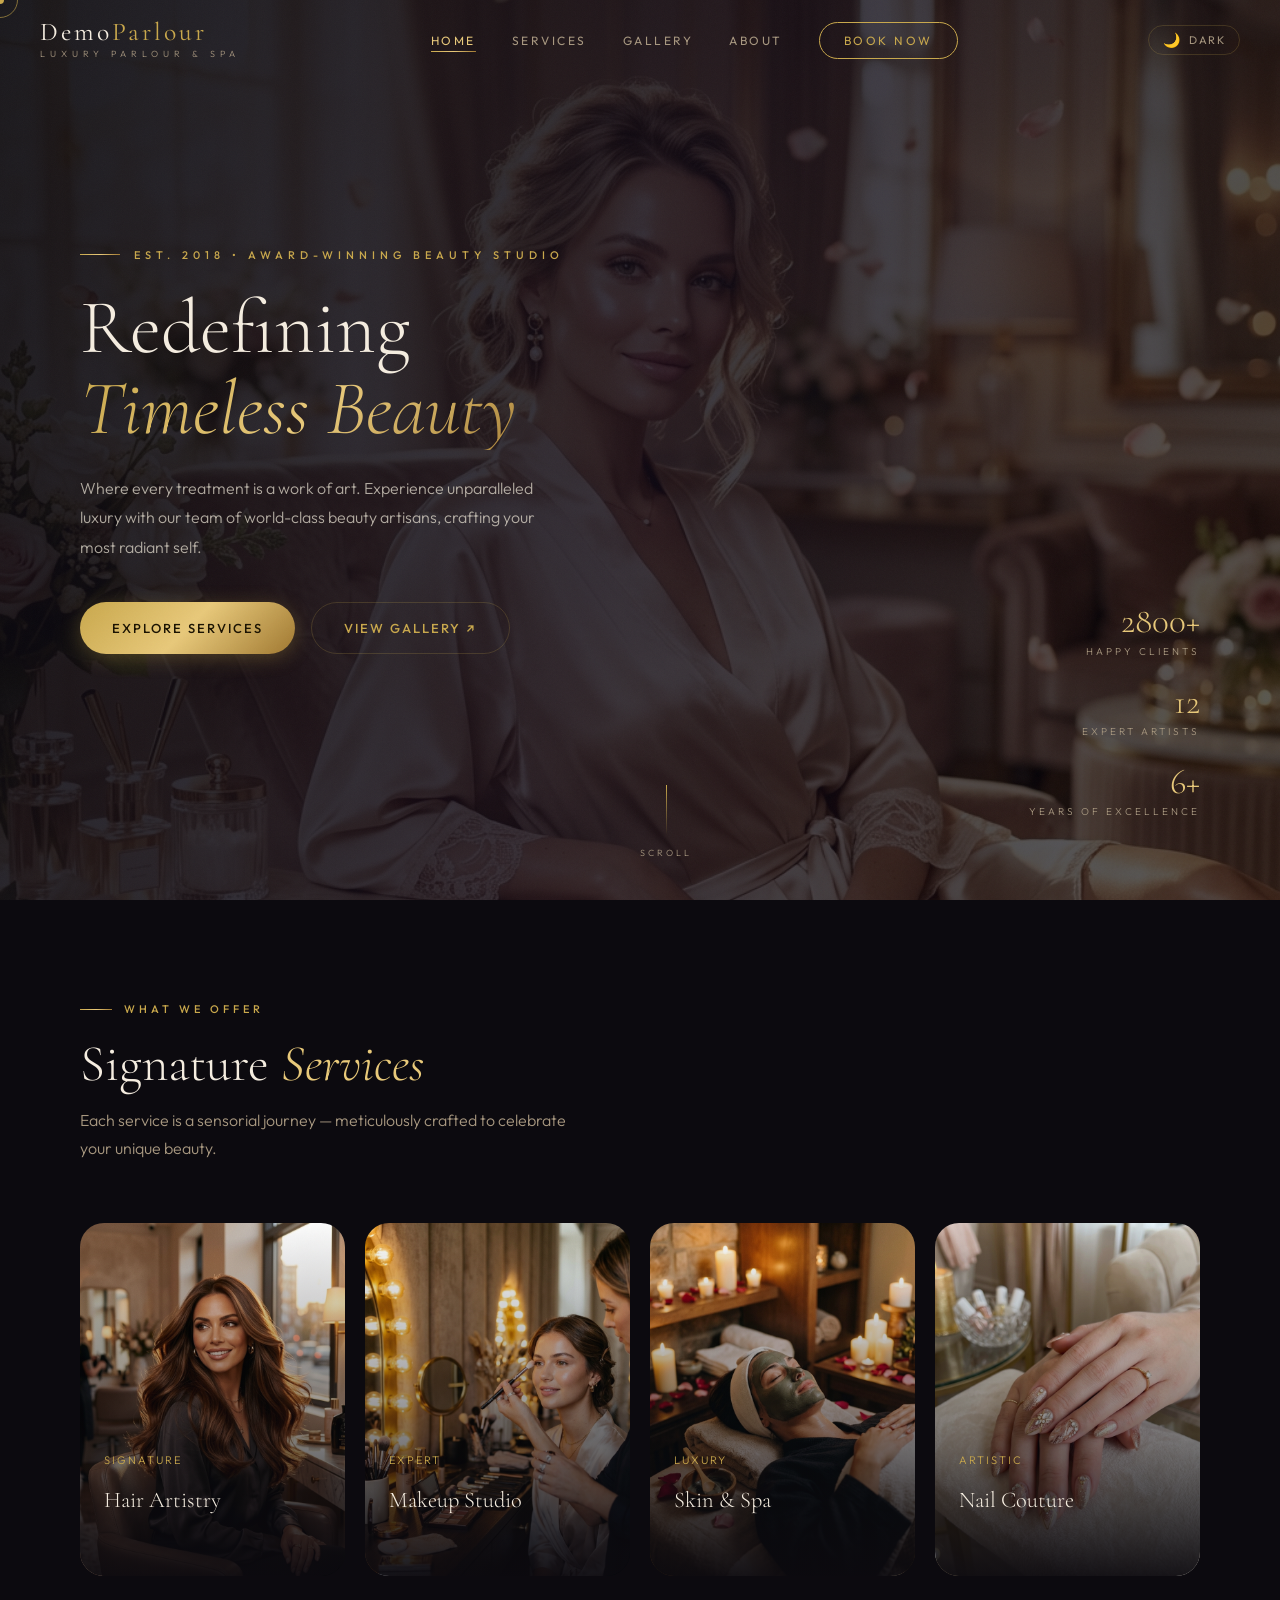
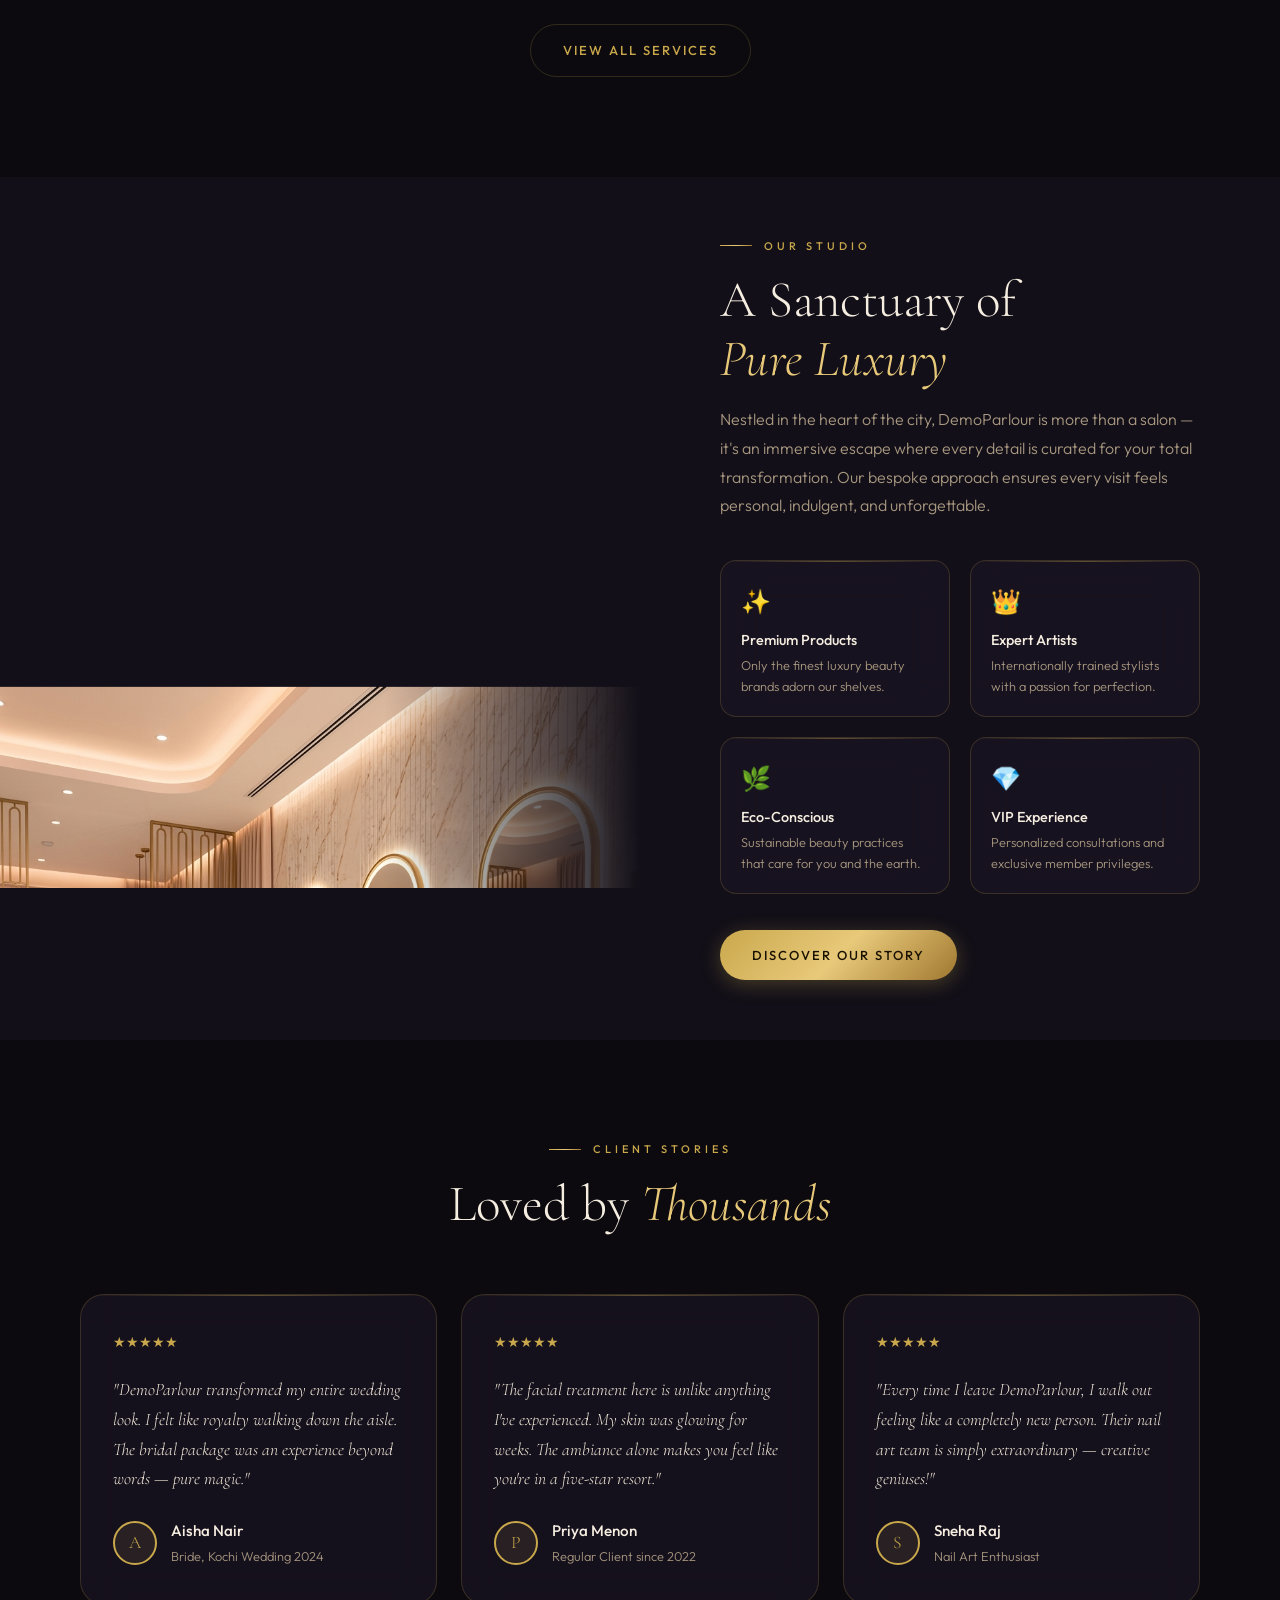
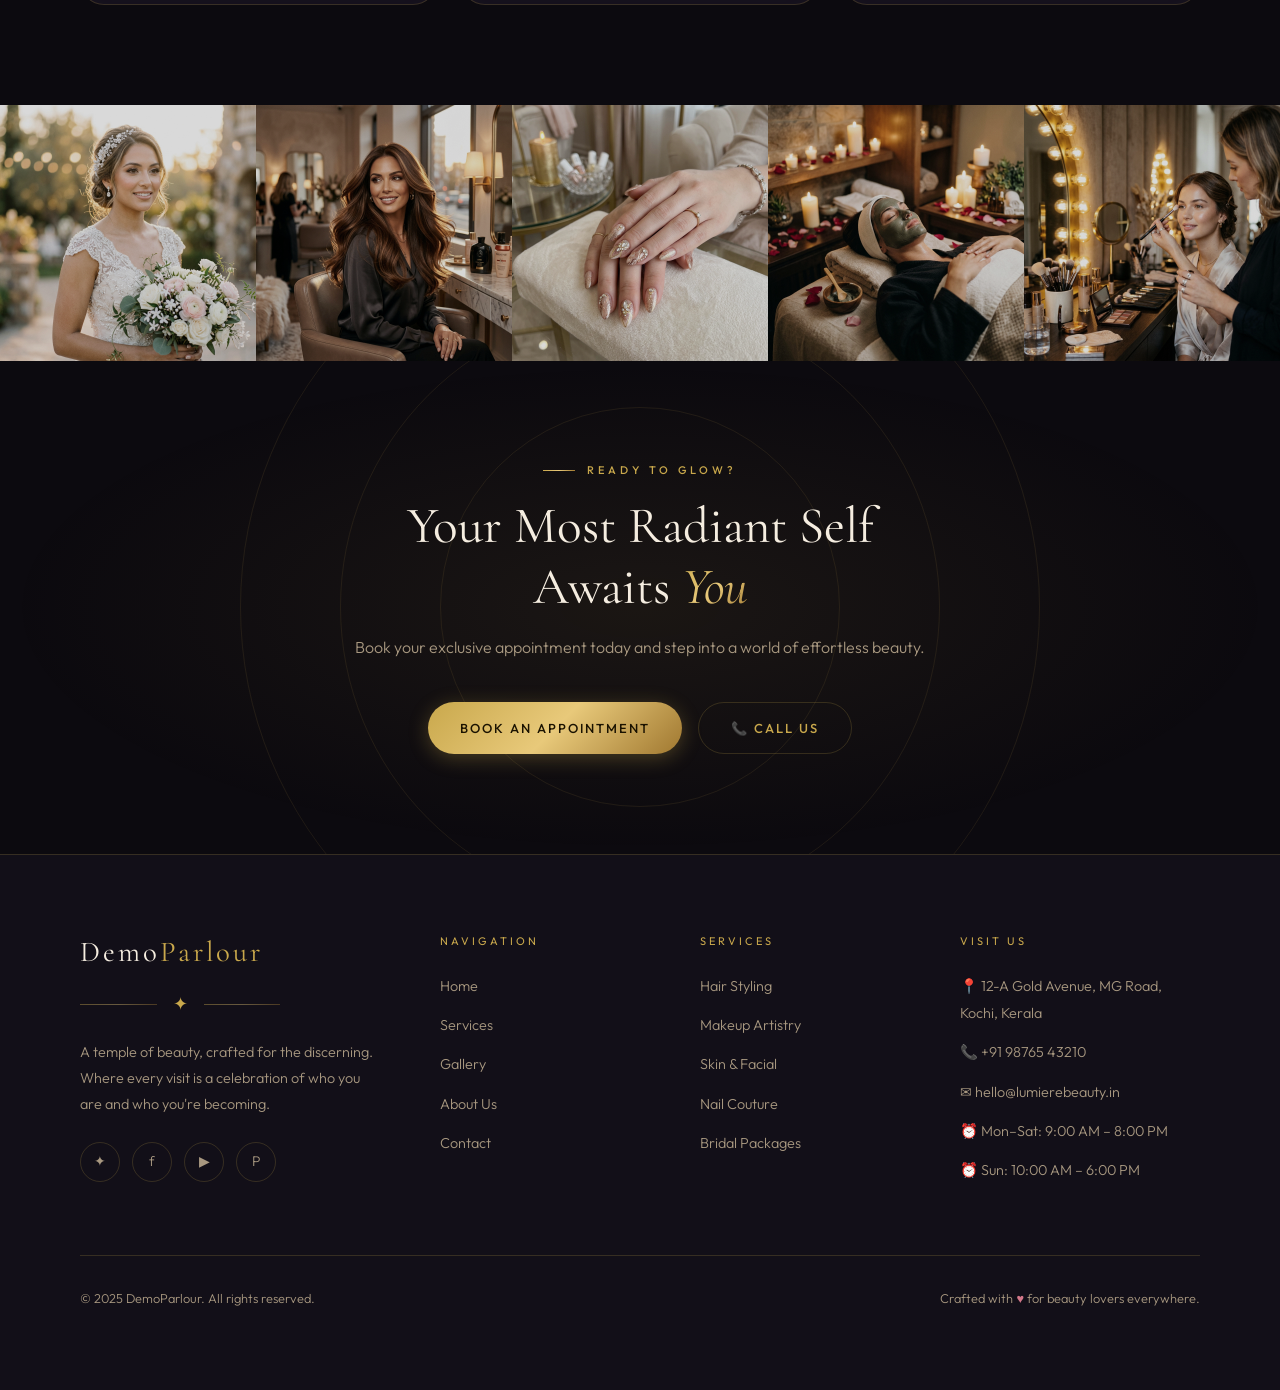
<file: index.html>
<!DOCTYPE html>
<html lang="en" data-theme="dark">
<head>
  <!-- Theme init: runs before CSS renders to prevent flash of wrong theme -->
  <script>
    (function() {
      var t = localStorage.getItem('dp-theme') || 'dark';
      document.documentElement.setAttribute('data-theme', t);
    })();
  </script>
  <meta charset="UTF-8" />
  <meta name="viewport" content="width=device-width, initial-scale=1.0" />
  <meta name="description" content="DemoParlour — A luxury beauty parlor offering bespoke hair, makeup, skincare, and nail artistry. Discover beauty reimagined." />
  <meta name="keywords" content="luxury beauty parlor, premium salon, makeup artistry, hair styling, spa treatments, bridal beauty" />
  <title>DemoParlour — Where Beauty is an Art</title>
  <link rel="stylesheet" href="assets/css/styles.css" />
  <link rel="stylesheet" href="assets/css/index.css" />
</head>
<body>

  <!-- Loading Screen -->
  <div id="loading-screen">
    <div class="loading-logo">Demo<span>Parlour</span></div>
    <div class="loading-bar-wrap"><div class="loading-bar"></div></div>
  </div>

  <!-- Particle Canvas -->
  <canvas id="particle-canvas"></canvas>

  <!-- Page Transition -->
  <div class="page-transition"></div>

  <!-- Custom Cursor -->
  <div class="cursor-dot"></div>
  <div class="cursor-ring"></div>

  <!-- Navigation -->
  <nav class="navbar" id="navbar">
    <a href="index.html" class="nav-logo">
      <span class="nav-logo-main">Demo<span>Parlour</span></span>
      <span class="nav-logo-sub">Luxury Parlour &amp; Spa</span>
    </a>
    <ul class="nav-links">
      <li><a href="index.html" class="active">Home</a></li>
      <li><a href="services.html">Services</a></li>
      <li><a href="gallery.html">Gallery</a></li>
      <li><a href="about.html">About</a></li>
      <li><a href="contact.html" class="nav-cta">Book Now</a></li>
    </ul>
    <button class="theme-toggle" id="theme-toggle-btn" aria-label="Toggle theme">
      <span class="toggle-icon">🌙</span>
      <span class="toggle-label">Dark</span>
    </button>
    <div class="nav-hamburger" id="hamburger">
      <span></span><span></span><span></span>
    </div>
  </nav>

  <!-- Mobile Menu -->
  <div class="mobile-menu">
    <a href="index.html">Home</a>
    <a href="services.html">Services</a>
    <a href="gallery.html">Gallery</a>
    <a href="about.html">About</a>
    <a href="contact.html">Book Now</a>
    <button class="theme-toggle mobile-theme-toggle" aria-label="Toggle theme">
      <span class="toggle-icon">🌙</span>
      <span class="toggle-label">Dark</span>
    </button>
  </div>

  <!-- ===== HERO ===== -->
  <section class="hero">
    <div class="hero-bg" id="hero-bg"></div>
    <div class="hero-overlay"></div>
    <div class="hero-content">
      <div class="hero-eyebrow">Est. 2018 &bull; Award-Winning Beauty Studio</div>
      <h1 class="hero-title">
        Redefining<br>
        <em>Timeless Beauty</em>
      </h1>
      <p class="hero-description">
        Where every treatment is a work of art. Experience unparalleled luxury with our team of world-class beauty artisans, crafting your most radiant self.
      </p>
      <div class="hero-actions">
        <a href="services.html" class="btn btn-gold">Explore Services</a>
        <a href="gallery.html" class="btn btn-outline">View Gallery ↗</a>
      </div>
    </div>

    <div class="hero-stats">
      <div class="stat-item">
        <div class="stat-number"><span data-count="2800" data-suffix="+">0</span></div>
        <div class="stat-label">Happy Clients</div>
      </div>
      <div class="stat-item">
        <div class="stat-number"><span data-count="12">0</span></div>
        <div class="stat-label">Expert Artists</div>
      </div>
      <div class="stat-item">
        <div class="stat-number"><span data-count="6">0</span>+</div>
        <div class="stat-label">Years of Excellence</div>
      </div>
    </div>

    <div class="hero-scroll">
      <div class="scroll-line"></div>
      <span>Scroll</span>
    </div>
  </section>

  <!-- ===== SERVICES PREVIEW ===== -->
  <section class="section services-preview">
    <div class="section-header reveal">
      <div class="section-label">What We Offer</div>
      <h2 class="section-title">Signature <em>Services</em></h2>
      <p class="section-subtitle">Each service is a sensorial journey — meticulously crafted to celebrate your unique beauty.</p>
    </div>
    <div class="services-grid">
      <div class="service-card tilt-card reveal reveal-delay-1">
        <img src="assets/images/hair_styling.png" alt="Hair Styling" class="service-card-img" />
        <div class="service-card-overlay">
          <div class="service-card-icon">✂️</div>
          <div class="service-card-subtitle">Signature</div>
          <div class="service-card-title">Hair Artistry</div>
          <div class="service-card-price">From ₹800 &bull; 60–90 min</div>
        </div>
        <div class="service-card-border"></div>
      </div>
      <div class="service-card tilt-card reveal reveal-delay-2">
        <img src="assets/images/makeup_service.png" alt="Makeup" class="service-card-img" />
        <div class="service-card-overlay">
          <div class="service-card-icon">💄</div>
          <div class="service-card-subtitle">Expert</div>
          <div class="service-card-title">Makeup Studio</div>
          <div class="service-card-price">From ₹1,200 &bull; 45–75 min</div>
        </div>
        <div class="service-card-border"></div>
      </div>
      <div class="service-card tilt-card reveal reveal-delay-3">
        <img src="assets/images/spa_facial.png" alt="Spa & Facial" class="service-card-img" />
        <div class="service-card-overlay">
          <div class="service-card-icon">🌸</div>
          <div class="service-card-subtitle">Luxury</div>
          <div class="service-card-title">Skin &amp; Spa</div>
          <div class="service-card-price">From ₹1,500 &bull; 60–120 min</div>
        </div>
        <div class="service-card-border"></div>
      </div>
      <div class="service-card tilt-card reveal reveal-delay-4">
        <img src="assets/images/nail_beauty.png" alt="Nail Art" class="service-card-img" />
        <div class="service-card-overlay">
          <div class="service-card-icon">💅</div>
          <div class="service-card-subtitle">Artistic</div>
          <div class="service-card-title">Nail Couture</div>
          <div class="service-card-price">From ₹500 &bull; 30–60 min</div>
        </div>
        <div class="service-card-border"></div>
      </div>
    </div>
    <div style="text-align:center; margin-top:48px;" class="reveal">
      <a href="services.html" class="btn btn-outline">View All Services</a>
    </div>
  </section>

  <!-- ===== ABOUT STRIP ===== -->
  <section class="about-strip">
    <div class="about-strip-inner">
      <div class="about-strip-image parallax-img">
        <img src="assets/images/salon_interior.png" alt="DemoParlour Salon Interior" />
      </div>
      <div class="about-strip-content">
        <div class="section-label reveal">Our Studio</div>
        <h2 class="section-title reveal">A Sanctuary of<br><em>Pure Luxury</em></h2>
        <p class="section-subtitle reveal" style="margin-top:16px;">
          Nestled in the heart of the city, DemoParlour is more than a salon — it's an immersive escape where every detail is curated for your total transformation. Our bespoke approach ensures every visit feels personal, indulgent, and unforgettable.
        </p>
        <div class="about-features">
          <div class="about-feature glass-card reveal reveal-delay-1">
            <div class="about-feature-icon">✨</div>
            <h4>Premium Products</h4>
            <p>Only the finest luxury beauty brands adorn our shelves.</p>
          </div>
          <div class="about-feature glass-card reveal reveal-delay-2">
            <div class="about-feature-icon">👑</div>
            <h4>Expert Artists</h4>
            <p>Internationally trained stylists with a passion for perfection.</p>
          </div>
          <div class="about-feature glass-card reveal reveal-delay-3">
            <div class="about-feature-icon">🌿</div>
            <h4>Eco-Conscious</h4>
            <p>Sustainable beauty practices that care for you and the earth.</p>
          </div>
          <div class="about-feature glass-card reveal reveal-delay-4">
            <div class="about-feature-icon">💎</div>
            <h4>VIP Experience</h4>
            <p>Personalized consultations and exclusive member privileges.</p>
          </div>
        </div>
        <div style="margin-top:36px;" class="reveal">
          <a href="about.html" class="btn btn-gold">Discover Our Story</a>
        </div>
      </div>
    </div>
  </section>

  <!-- ===== TESTIMONIALS ===== -->
  <section class="section testimonials">
    <div class="section-header" style="text-align:center;">
      <div class="section-label reveal" style="justify-content:center;">Client Stories</div>
      <h2 class="section-title reveal">Loved by <em>Thousands</em></h2>
    </div>
    <div class="testimonials-track">
      <div class="testimonial-card glass-card tilt-card reveal reveal-delay-1">
        <div class="testimonial-stars">★★★★★</div>
        <p class="testimonial-text">"DemoParlour transformed my entire wedding look. I felt like royalty walking down the aisle. The bridal package was an experience beyond words — pure magic."</p>
        <div class="testimonial-author">
          <div class="testimonial-avatar">A</div>
          <div>
            <div class="testimonial-name">Aisha Nair</div>
            <div class="testimonial-role">Bride, Kochi Wedding 2024</div>
          </div>
        </div>
      </div>
      <div class="testimonial-card glass-card tilt-card reveal reveal-delay-2">
        <div class="testimonial-stars">★★★★★</div>
        <p class="testimonial-text">"The facial treatment here is unlike anything I've experienced. My skin was glowing for weeks. The ambiance alone makes you feel like you're in a five-star resort."</p>
        <div class="testimonial-author">
          <div class="testimonial-avatar">P</div>
          <div>
            <div class="testimonial-name">Priya Menon</div>
            <div class="testimonial-role">Regular Client since 2022</div>
          </div>
        </div>
      </div>
      <div class="testimonial-card glass-card tilt-card reveal reveal-delay-3">
        <div class="testimonial-stars">★★★★★</div>
        <p class="testimonial-text">"Every time I leave DemoParlour, I walk out feeling like a completely new person. Their nail art team is simply extraordinary — creative geniuses!"</p>
        <div class="testimonial-author">
          <div class="testimonial-avatar">S</div>
          <div>
            <div class="testimonial-name">Sneha Raj</div>
            <div class="testimonial-role">Nail Art Enthusiast</div>
          </div>
        </div>
      </div>
    </div>
  </section>

  <!-- ===== INSTAGRAM / GALLERY STRIP ===== -->
  <section class="insta-strip">
    <div class="insta-grid">
      <div class="insta-item">
        <img src="assets/images/bridal_makeup.png" alt="Bridal Beauty" />
        <div class="insta-hover">♥</div>
      </div>
      <div class="insta-item">
        <img src="assets/images/hair_styling.png" alt="Hair Styling" />
        <div class="insta-hover">♥</div>
      </div>
      <div class="insta-item">
        <img src="assets/images/nail_beauty.png" alt="Nail Art" />
        <div class="insta-hover">♥</div>
      </div>
      <div class="insta-item">
        <img src="assets/images/spa_facial.png" alt="Spa Facial" />
        <div class="insta-hover">♥</div>
      </div>
      <div class="insta-item">
        <img src="assets/images/makeup_service.png" alt="Makeup" />
        <div class="insta-hover">♥</div>
      </div>
    </div>
  </section>

  <!-- ===== CTA BANNER ===== -->
  <section class="cta-banner">
    <div class="cta-banner-ring"></div>
    <div class="cta-banner-ring"></div>
    <div class="cta-banner-ring"></div>
    <div class="cta-banner-content">
      <div class="section-label reveal" style="justify-content:center;">Ready to Glow?</div>
      <h2 class="reveal">Your Most Radiant Self<br>Awaits <em class="text-gold">You</em></h2>
      <p class="reveal">Book your exclusive appointment today and step into a world of effortless beauty.</p>
      <div class="cta-actions reveal">
        <a href="contact.html" class="btn btn-gold">Book an Appointment</a>
        <a href="tel:+919876543210" class="btn btn-outline">📞 Call Us</a>
      </div>
    </div>
  </section>

  <!-- ===== FOOTER ===== -->
  <footer>
    <div class="footer-grid">
      <div class="footer-brand">
        <h3>Demo<span>Parlour</span></h3>
        <div class="gold-divider" style="max-width:200px;"><span>✦</span></div>
        <p>A temple of beauty, crafted for the discerning. Where every visit is a celebration of who you are and who you're becoming.</p>
        <div class="footer-social">
          <a href="#" class="social-icon" title="Instagram">✦</a>
          <a href="#" class="social-icon" title="Facebook">f</a>
          <a href="#" class="social-icon" title="YouTube">▶</a>
          <a href="#" class="social-icon" title="Pinterest">P</a>
        </div>
      </div>
      <div class="footer-col">
        <h4>Navigation</h4>
        <ul>
          <li><a href="index.html">Home</a></li>
          <li><a href="services.html">Services</a></li>
          <li><a href="gallery.html">Gallery</a></li>
          <li><a href="about.html">About Us</a></li>
          <li><a href="contact.html">Contact</a></li>
        </ul>
      </div>
      <div class="footer-col">
        <h4>Services</h4>
        <ul>
          <li><a href="services.html">Hair Styling</a></li>
          <li><a href="services.html">Makeup Artistry</a></li>
          <li><a href="services.html">Skin &amp; Facial</a></li>
          <li><a href="services.html">Nail Couture</a></li>
          <li><a href="services.html">Bridal Packages</a></li>
        </ul>
      </div>
      <div class="footer-col">
        <h4>Visit Us</h4>
        <ul>
          <li><a href="#">📍 12-A Gold Avenue, MG Road, Kochi, Kerala</a></li>
          <li><a href="tel:+919876543210">📞 +91 98765 43210</a></li>
          <li><a href="mailto:hello@lumierebeauty.in">✉ hello@lumierebeauty.in</a></li>
          <li><a href="#">⏰ Mon–Sat: 9:00 AM – 8:00 PM</a></li>
          <li><a href="#">⏰ Sun: 10:00 AM – 6:00 PM</a></li>
        </ul>
      </div>
    </div>
    <div class="footer-bottom">
      <p>&copy; 2025 DemoParlour. All rights reserved.</p>
      <p>Crafted with <span style="color:var(--color-rose);">♥</span> for beauty lovers everywhere.</p>
    </div>
  </footer>

  <script src="assets/js/main.js"></script>
</body>
</html>
</file>
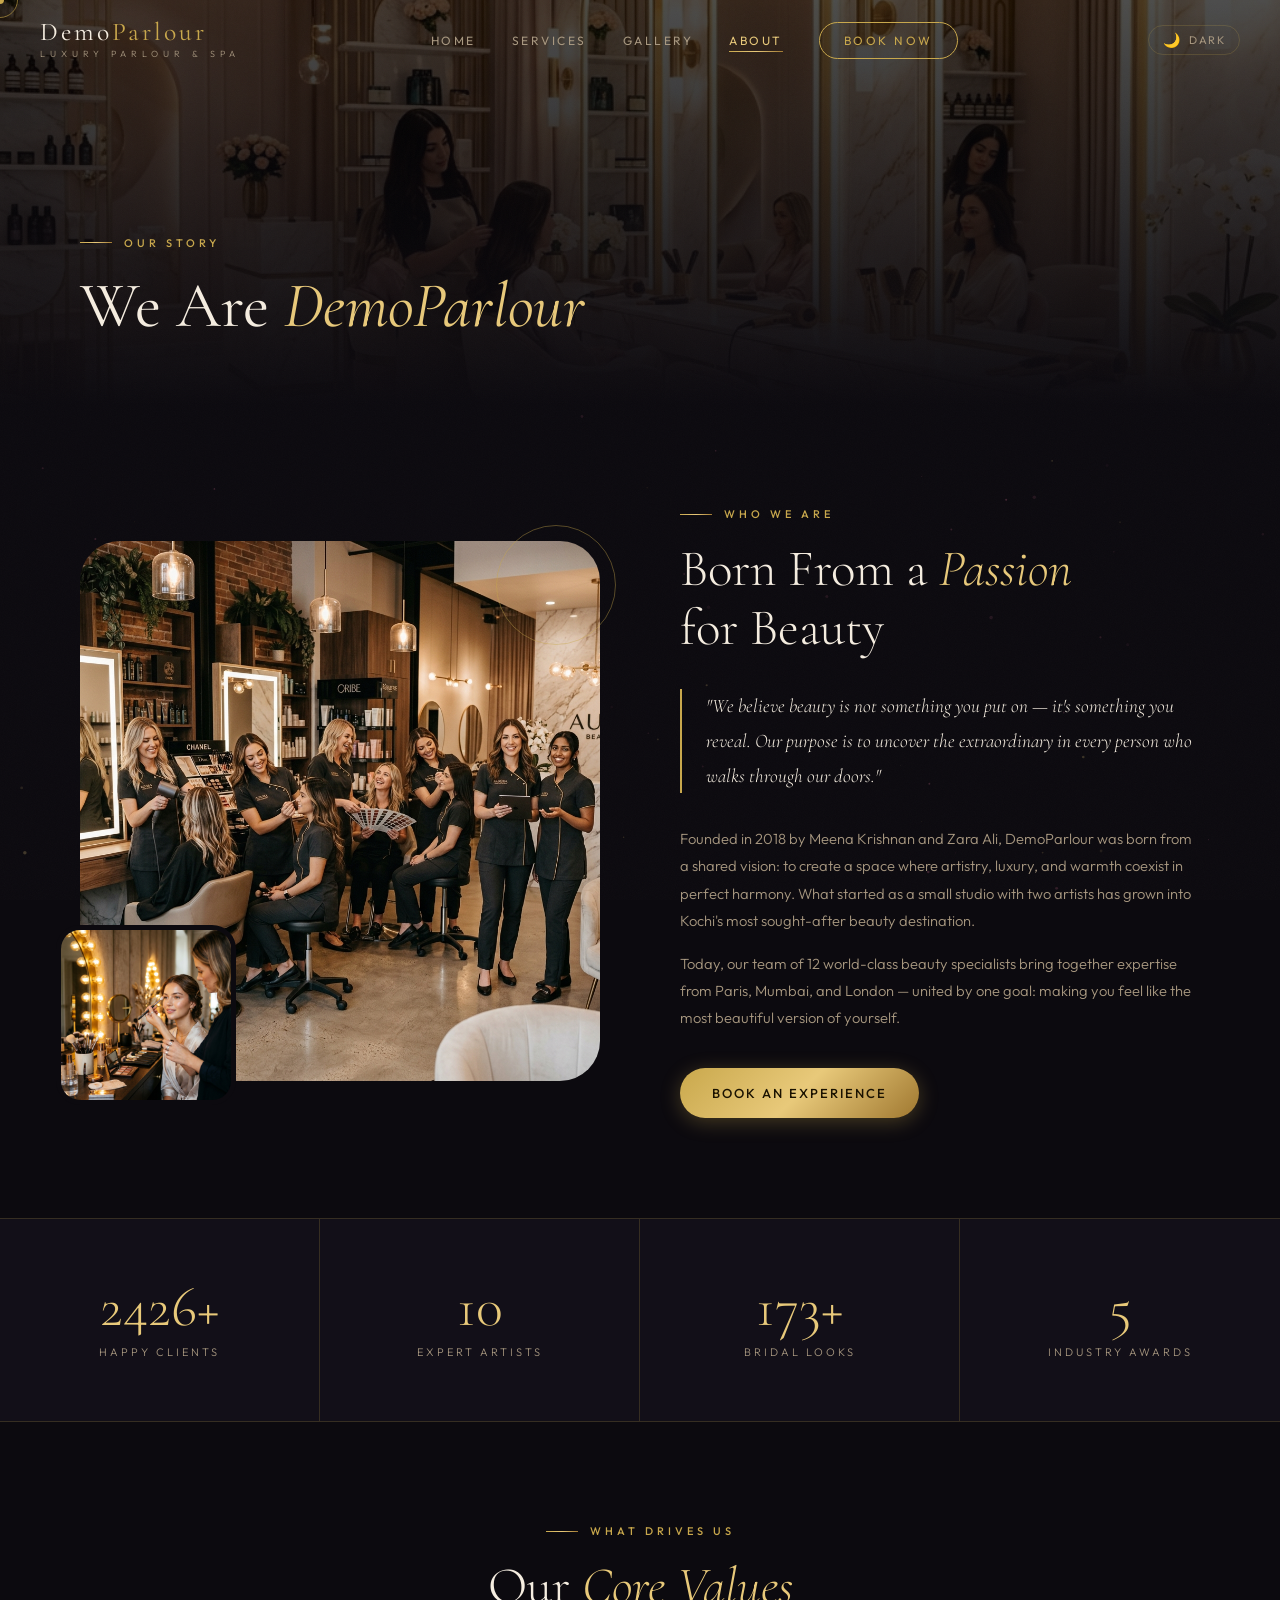
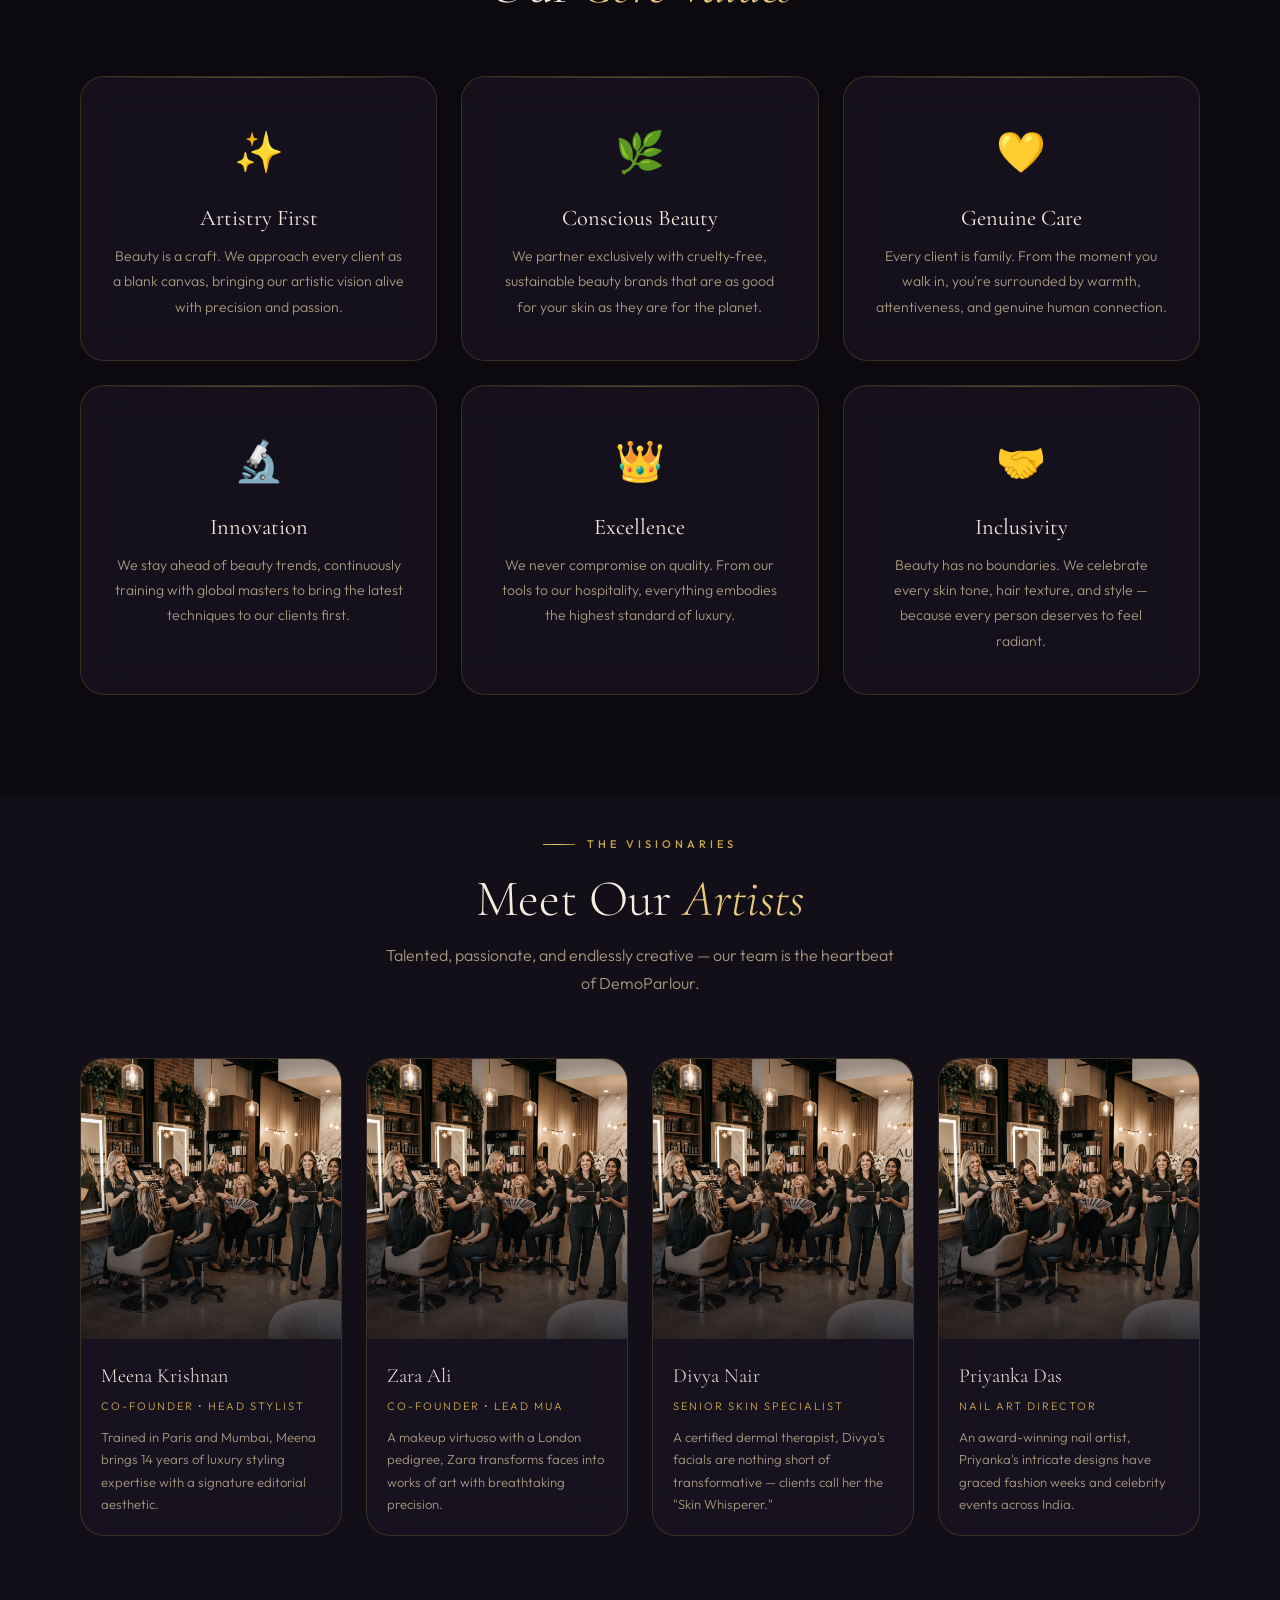
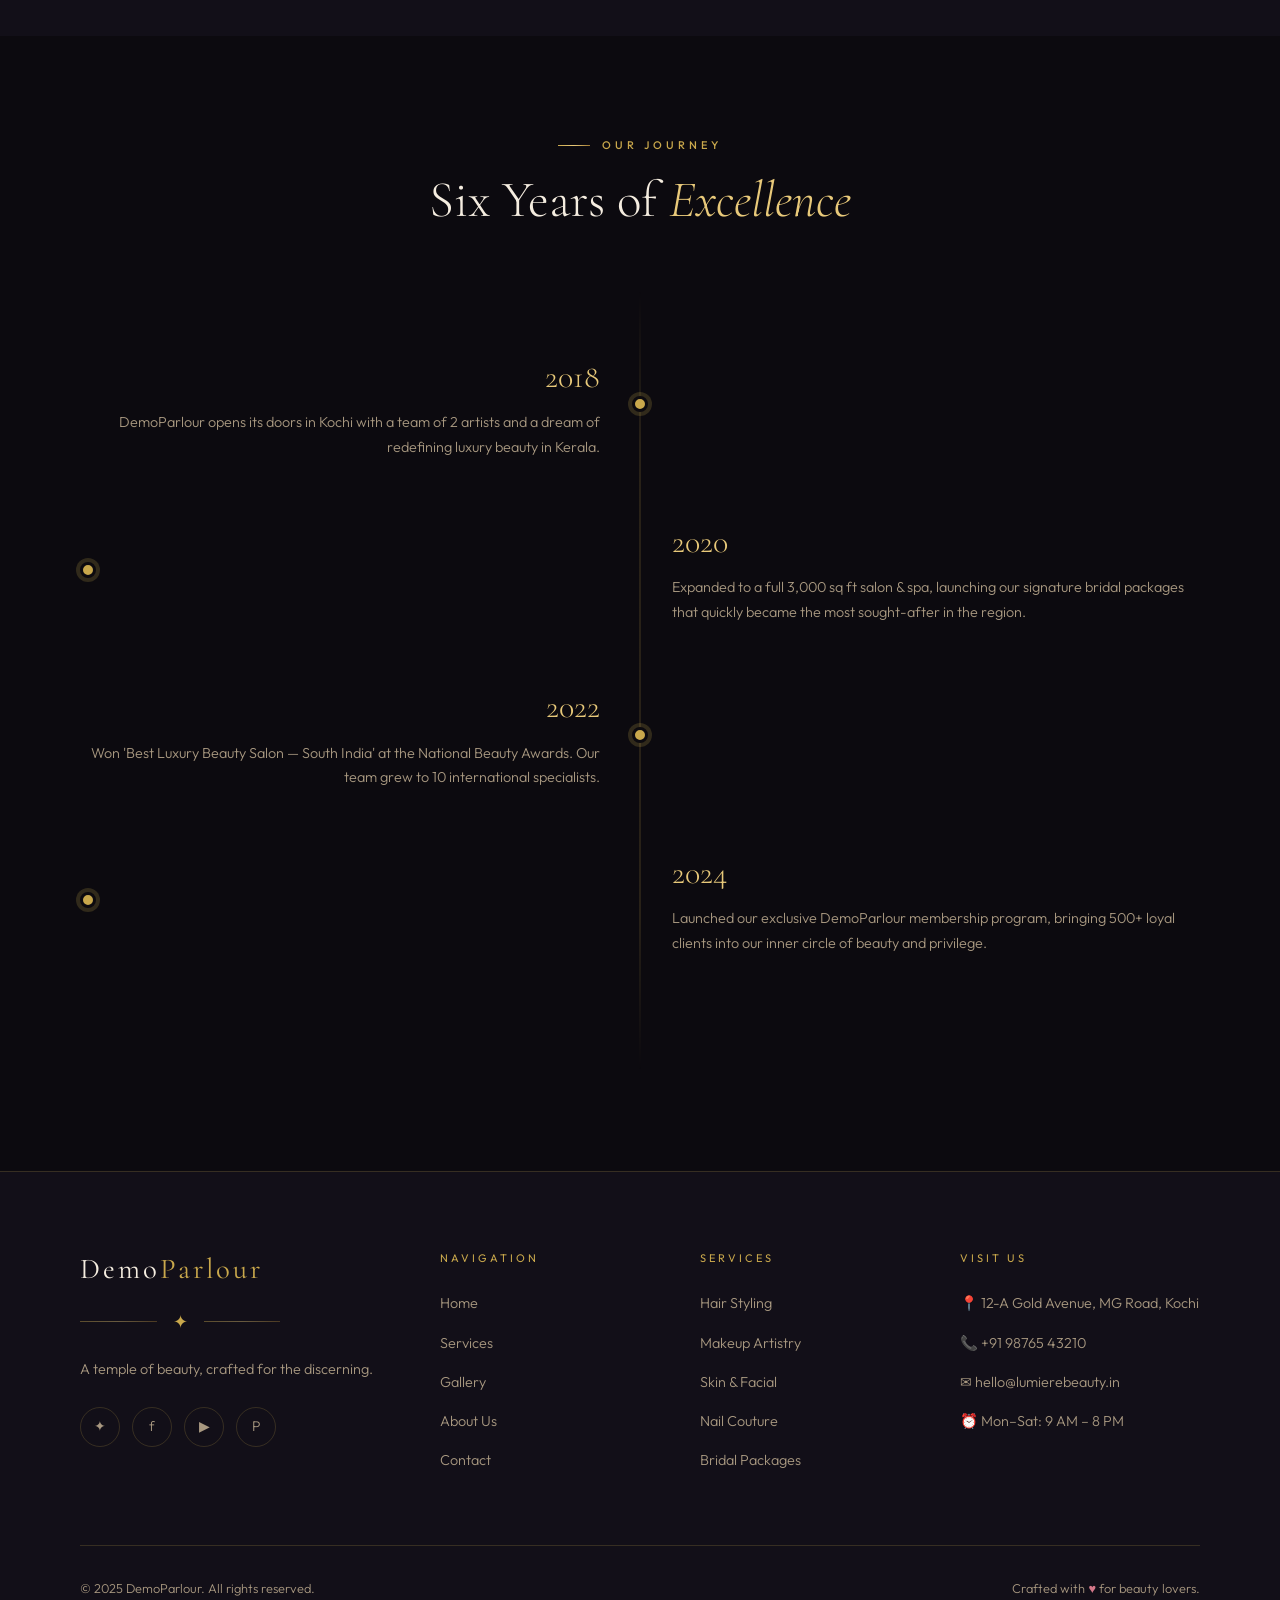
<file: about.html>
<!DOCTYPE html>
<html lang="en" data-theme="dark">
<head>
  <!-- Theme init: runs before CSS renders to prevent flash of wrong theme -->
  <script>
    (function() {
      var t = localStorage.getItem('dp-theme') || 'dark';
      document.documentElement.setAttribute('data-theme', t);
    })();
  </script>
  <meta charset="UTF-8" />
  <meta name="viewport" content="width=device-width, initial-scale=1.0" />
  <meta name="description" content="Discover the story behind DemoParlour — our passion, our team, and our commitment to making every client feel extraordinary." />
  <title>About Us — DemoParlour</title>
  <link rel="stylesheet" href="assets/css/styles.css" />
  <style>
    .about-hero-bg { background-image: url('assets/images/salon_interior.png'); }

    /* Mission Section */
    .mission-section {
      display: grid;
      grid-template-columns: 1fr 1fr;
      gap: 80px;
      align-items: center;
    }

    .mission-visual {
      position: relative;
    }

    .mission-img-main {
      width: 100%;
      height: 540px;
      object-fit: cover;
      object-position: center top;
      border-radius: var(--radius-xl);
      display: block;
    }

    .mission-img-accent {
      position: absolute;
      bottom: -24px;
      left: -24px;
      width: 180px;
      height: 180px;
      object-fit: cover;
      border-radius: var(--radius-lg);
      border: 5px solid var(--color-bg);
      animation: float 6s ease-in-out infinite;
    }

    .mission-ring {
      position: absolute;
      top: -16px; right: -16px;
      width: 120px; height: 120px;
      border: 1px solid var(--color-gold);
      border-radius: 50%;
      opacity: 0.4;
      animation: rotate-slow 20s linear infinite;
    }

    .mission-text {
      font-family: var(--font-display);
      font-size: 1.2rem;
      font-style: italic;
      color: var(--color-cream);
      line-height: 1.8;
      border-left: 2px solid var(--color-gold);
      padding-left: 24px;
      margin: 32px 0;
    }

    /* Values Section */
    .values-grid {
      display: grid;
      grid-template-columns: repeat(3, 1fr);
      gap: 24px;
      margin-top: 60px;
    }

    .value-card {
      padding: 40px 32px;
      text-align: center;
      border-radius: var(--radius-lg);
      transition: var(--transition);
    }

    .value-card:hover {
      transform: translateY(-10px);
      box-shadow: var(--shadow-gold);
      border-color: rgba(201,168,76,0.3);
    }

    .value-icon {
      font-size: 2.5rem;
      margin-bottom: 20px;
      display: block;
    }

    .value-title {
      font-family: var(--font-display);
      font-size: 1.4rem;
      color: var(--color-cream);
      margin-bottom: 12px;
    }

    .value-desc {
      font-size: 0.88rem;
      color: var(--color-text-muted);
      line-height: 1.8;
    }

    /* Team */
    .team-grid {
      display: grid;
      grid-template-columns: repeat(4, 1fr);
      gap: 24px;
      margin-top: 60px;
    }

    .team-card {
      border-radius: var(--radius-lg);
      overflow: hidden;
      transition: var(--transition);
      cursor: pointer;
    }

    .team-card:hover {
      transform: translateY(-8px);
      box-shadow: var(--shadow-gold);
    }

    .team-img-wrap {
      position: relative;
      height: 280px;
      overflow: hidden;
    }

    .team-img-wrap img {
      width: 100%;
      height: 100%;
      object-fit: cover;
      object-position: center top;
      transition: transform 0.6s ease;
      filter: saturate(0.8);
    }

    .team-card:hover .team-img-wrap img {
      transform: scale(1.06);
      filter: saturate(1);
    }

    .team-img-overlay {
      position: absolute;
      inset: 0;
      background: linear-gradient(to top, rgba(12,10,15,0.8) 0%, transparent 60%);
    }

    .team-info {
      padding: 20px;
    }

    .team-name {
      font-family: var(--font-display);
      font-size: 1.25rem;
      color: var(--color-cream);
      margin-bottom: 4px;
    }

    .team-role {
      font-size: 11px;
      letter-spacing: 2px;
      text-transform: uppercase;
      color: var(--color-gold);
      margin-bottom: 10px;
    }

    .team-bio {
      font-size: 0.82rem;
      color: var(--color-text-muted);
      line-height: 1.7;
    }

    /* Numbers / Milestones */
    .milestones {
      background: var(--color-bg-2);
      border-top: 1px solid var(--color-border);
      border-bottom: 1px solid var(--color-border);
    }

    .milestones-inner {
      display: grid;
      grid-template-columns: repeat(4, 1fr);
      gap: 0;
    }

    .milestone-item {
      padding: 60px 40px;
      text-align: center;
      border-right: 1px solid var(--color-border);
      transition: var(--transition);
    }

    .milestone-item:last-child { border-right: none; }

    .milestone-item:hover { background: rgba(201,168,76,0.04); }

    .milestone-number {
      font-family: var(--font-display);
      font-size: 3.5rem;
      font-weight: 300;
      color: var(--color-gold-light);
      line-height: 1;
      margin-bottom: 8px;
    }

    .milestone-label {
      font-size: 11px;
      letter-spacing: 3px;
      text-transform: uppercase;
      color: var(--color-text-muted);
    }

    /* Timeline */
    .timeline {
      position: relative;
      padding: 60px 0;
    }

    .timeline::before {
      content: '';
      position: absolute;
      left: 50%;
      transform: translateX(-50%);
      top: 0; bottom: 0;
      width: 1px;
      background: linear-gradient(to bottom, transparent, var(--color-gold) 20%, var(--color-gold) 80%, transparent);
      opacity: 0.3;
    }

    .timeline-item {
      display: grid;
      grid-template-columns: 1fr auto 1fr;
      gap: 32px;
      align-items: center;
      margin-bottom: 56px;
    }

    .timeline-item:nth-child(even) .timeline-text { order: 3; text-align: left; }
    .timeline-item:nth-child(even) .timeline-empty { order: 1; }
    .timeline-item:nth-child(odd) .timeline-text { text-align: right; }

    .timeline-dot {
      width: 16px;
      height: 16px;
      background: var(--color-gold);
      border-radius: 50%;
      border: 3px solid var(--color-bg);
      box-shadow: 0 0 0 4px rgba(201,168,76,0.2);
      flex-shrink: 0;
    }

    .timeline-year {
      font-family: var(--font-display);
      font-size: 2rem;
      color: var(--color-gold-light);
      margin-bottom: 6px;
    }

    .timeline-desc {
      font-size: 0.9rem;
      color: var(--color-text-muted);
      line-height: 1.7;
    }

    @media (max-width: 1024px) {
      .mission-section { grid-template-columns: 1fr; gap: 48px; }
      .mission-img-main { height: 380px; }
      .team-grid { grid-template-columns: repeat(2, 1fr); }
      .milestones-inner { grid-template-columns: repeat(2, 1fr); }
      .milestone-item:nth-child(2) { border-right: none; }
      .milestone-item { border-bottom: 1px solid var(--color-border); }
      .values-grid { grid-template-columns: 1fr 1fr; }
    }

    @media (max-width: 768px) {
      .team-grid { grid-template-columns: 1fr 1fr; }
      .milestones-inner { grid-template-columns: 1fr 1fr; }
      .values-grid { grid-template-columns: 1fr; }
      .timeline::before { left: 24px; }
      .timeline-item { grid-template-columns: auto 1fr; }
      .timeline-item .timeline-empty { display: none; }
      .timeline-item:nth-child(even) .timeline-text { order: unset; text-align: left; }
      .timeline-item:nth-child(odd) .timeline-text { text-align: left; }
    }

    @media (max-width: 480px) {
      .team-grid { grid-template-columns: 1fr; }
    }

    /* ---- Light Mode Overrides ---- */
    [data-theme="light"] .mission-text {
      color: #181000;
      border-left-color: #7c5c14;
    }
    [data-theme="light"] .value-title { color: #181000; }
    [data-theme="light"] .value-desc { color: #4e3a10; }
    [data-theme="light"] .value-card:hover { background: rgba(124,92,20,0.06); }
    [data-theme="light"] .team-img-overlay {
      background: linear-gradient(to top, rgba(240,230,212,0.9) 0%, transparent 60%);
    }
    [data-theme="light"] .team-name { color: #181000; }
    [data-theme="light"] .team-role { color: #7c5c14; }
    [data-theme="light"] .team-bio { color: #4e3a10; }
    [data-theme="light"] .milestones {
      background: var(--color-bg-2);
      border-top-color: rgba(100,72,16,0.2);
      border-bottom-color: rgba(100,72,16,0.2);
    }
    [data-theme="light"] .milestone-number { color: #7c5c14; }
    [data-theme="light"] .milestone-label { color: #4e3a10; }
    [data-theme="light"] .milestone-item { border-right-color: rgba(100,72,16,0.15); }
    [data-theme="light"] .milestone-item:hover { background: rgba(124,92,20,0.04); }
    [data-theme="light"] .timeline-year { color: #7c5c14; }
    [data-theme="light"] .timeline-desc { color: #4e3a10; }
    [data-theme="light"] .timeline::before {
      background: linear-gradient(to bottom, transparent, #7c5c14 20%, #7c5c14 80%, transparent);
      opacity: 0.4;
    }
    [data-theme="light"] .timeline-dot {
      background: #7c5c14;
      border-color: #faf6f0;
    }
  </style>
</head>
<body>
  <canvas id="particle-canvas"></canvas>
  <div class="page-transition"></div>
  <div class="cursor-dot"></div>
  <div class="cursor-ring"></div>

  <nav class="navbar" id="navbar">
    <a href="index.html" class="nav-logo">
      <span class="nav-logo-main">Demo<span>Parlour</span></span>
      <span class="nav-logo-sub">Luxury Parlour &amp; Spa</span>
    </a>
    <ul class="nav-links">
      <li><a href="index.html">Home</a></li>
      <li><a href="services.html">Services</a></li>
      <li><a href="gallery.html">Gallery</a></li>
      <li><a href="about.html" class="active">About</a></li>
      <li><a href="contact.html" class="nav-cta">Book Now</a></li>
    </ul>
    <button class="theme-toggle" aria-label="Toggle theme">
      <span class="toggle-icon">🌙</span>
      <span class="toggle-label">Dark</span>
    </button>
    <div class="nav-hamburger" id="hamburger"><span></span><span></span><span></span></div>
  </nav>
  <div class="mobile-menu">
    <a href="index.html">Home</a>
    <a href="services.html">Services</a>
    <a href="gallery.html">Gallery</a>
    <a href="about.html">About</a>
    <a href="contact.html">Book Now</a>
    <button class="theme-toggle mobile-theme-toggle" aria-label="Toggle theme">
      <span class="toggle-icon">🌙</span>
      <span class="toggle-label">Dark</span>
    </button>
  </div>

  <!-- Page Hero -->
  <section class="page-hero">
    <div class="page-hero-bg about-hero-bg"></div>
    <div class="page-hero-content">
      <div class="section-label">Our Story</div>
      <h1>We Are <em style="font-style:italic;color:var(--color-gold-light);">DemoParlour</em></h1>
    </div>
  </section>

  <!-- ===== MISSION ===== -->
  <section class="section">
    <div class="mission-section">
      <div class="mission-visual reveal">
        <img src="assets/images/team_stylist.png" alt="DemoParlour Team" class="mission-img-main" />
        <img src="assets/images/makeup_service.png" alt="Makeup Art" class="mission-img-accent" />
        <div class="mission-ring"></div>
      </div>
      <div>
        <div class="section-label reveal">Who We Are</div>
        <h2 class="section-title reveal">Born From a <em>Passion</em><br>for Beauty</h2>
        <blockquote class="mission-text reveal">
          "We believe beauty is not something you put on — it's something you reveal. Our purpose is to uncover the extraordinary in every person who walks through our doors."
        </blockquote>
        <p class="reveal" style="color:var(--color-text-muted);font-size:0.92rem;line-height:1.85;">
          Founded in 2018 by Meena Krishnan and Zara Ali, DemoParlour was born from a shared vision: to create a space where artistry, luxury, and warmth coexist in perfect harmony. What started as a small studio with two artists has grown into Kochi's most sought-after beauty destination.
        </p>
        <p class="reveal" style="color:var(--color-text-muted);font-size:0.92rem;line-height:1.85;margin-top:16px;">
          Today, our team of 12 world-class beauty specialists bring together expertise from Paris, Mumbai, and London — united by one goal: making you feel like the most beautiful version of yourself.
        </p>
        <div style="margin-top:36px;" class="reveal">
          <a href="contact.html" class="btn btn-gold">Book an Experience</a>
        </div>
      </div>
    </div>
  </section>

  <!-- ===== MILESTONES ===== -->
  <section class="milestones">
    <div class="milestones-inner">
      <div class="milestone-item reveal">
        <div class="milestone-number" data-count="2800" data-suffix="+">0+</div>
        <div class="milestone-label">Happy Clients</div>
      </div>
      <div class="milestone-item reveal reveal-delay-1">
        <div class="milestone-number" data-count="12">0</div>
        <div class="milestone-label">Expert Artists</div>
      </div>
      <div class="milestone-item reveal reveal-delay-2">
        <div class="milestone-number" data-count="200" data-suffix="+">0+</div>
        <div class="milestone-label">Bridal Looks</div>
      </div>
      <div class="milestone-item reveal reveal-delay-3">
        <div class="milestone-number" data-count="6">0</div>
        <div class="milestone-label">Industry Awards</div>
      </div>
    </div>
  </section>

  <!-- ===== VALUES ===== -->
  <section class="section">
    <div style="text-align:center;">
      <div class="section-label reveal" style="justify-content:center;">What Drives Us</div>
      <h2 class="section-title reveal">Our <em>Core Values</em></h2>
    </div>
    <div class="values-grid">
      <div class="value-card glass-card tilt-card reveal reveal-delay-1">
        <span class="value-icon">✨</span>
        <h3 class="value-title">Artistry First</h3>
        <p class="value-desc">Beauty is a craft. We approach every client as a blank canvas, bringing our artistic vision alive with precision and passion.</p>
      </div>
      <div class="value-card glass-card tilt-card reveal reveal-delay-2">
        <span class="value-icon">🌿</span>
        <h3 class="value-title">Conscious Beauty</h3>
        <p class="value-desc">We partner exclusively with cruelty-free, sustainable beauty brands that are as good for your skin as they are for the planet.</p>
      </div>
      <div class="value-card glass-card tilt-card reveal reveal-delay-3">
        <span class="value-icon">💛</span>
        <h3 class="value-title">Genuine Care</h3>
        <p class="value-desc">Every client is family. From the moment you walk in, you're surrounded by warmth, attentiveness, and genuine human connection.</p>
      </div>
      <div class="value-card glass-card tilt-card reveal reveal-delay-1">
        <span class="value-icon">🔬</span>
        <h3 class="value-title">Innovation</h3>
        <p class="value-desc">We stay ahead of beauty trends, continuously training with global masters to bring the latest techniques to our clients first.</p>
      </div>
      <div class="value-card glass-card tilt-card reveal reveal-delay-2">
        <span class="value-icon">👑</span>
        <h3 class="value-title">Excellence</h3>
        <p class="value-desc">We never compromise on quality. From our tools to our hospitality, everything embodies the highest standard of luxury.</p>
      </div>
      <div class="value-card glass-card tilt-card reveal reveal-delay-3">
        <span class="value-icon">🤝</span>
        <h3 class="value-title">Inclusivity</h3>
        <p class="value-desc">Beauty has no boundaries. We celebrate every skin tone, hair texture, and style — because every person deserves to feel radiant.</p>
      </div>
    </div>
  </section>

  <!-- ===== TEAM ===== -->
  <section class="section" style="padding-top:40px; background:var(--color-bg-2);">
    <div class="section-header" style="text-align:center;">
      <div class="section-label reveal" style="justify-content:center;">The Visionaries</div>
      <h2 class="section-title reveal">Meet Our <em>Artists</em></h2>
      <p class="section-subtitle reveal" style="margin:12px auto 0;text-align:center;">Talented, passionate, and endlessly creative — our team is the heartbeat of DemoParlour.</p>
    </div>
    <div class="team-grid">
      <div class="team-card glass-card reveal reveal-delay-1">
        <div class="team-img-wrap">
          <img src="assets/images/team_stylist.png" alt="Meena Krishnan" style="object-position: 10% top;" />
          <div class="team-img-overlay"></div>
        </div>
        <div class="team-info">
          <div class="team-name">Meena Krishnan</div>
          <div class="team-role">Co-Founder &bull; Head Stylist</div>
          <p class="team-bio">Trained in Paris and Mumbai, Meena brings 14 years of luxury styling expertise with a signature editorial aesthetic.</p>
        </div>
      </div>
      <div class="team-card glass-card reveal reveal-delay-2">
        <div class="team-img-wrap">
          <img src="assets/images/team_stylist.png" alt="Zara Ali" style="object-position: 50% top;" />
          <div class="team-img-overlay"></div>
        </div>
        <div class="team-info">
          <div class="team-name">Zara Ali</div>
          <div class="team-role">Co-Founder &bull; Lead MUA</div>
          <p class="team-bio">A makeup virtuoso with a London pedigree, Zara transforms faces into works of art with breathtaking precision.</p>
        </div>
      </div>
      <div class="team-card glass-card reveal reveal-delay-3">
        <div class="team-img-wrap">
          <img src="assets/images/team_stylist.png" alt="Divya Nair" style="object-position: 80% top;" />
          <div class="team-img-overlay"></div>
        </div>
        <div class="team-info">
          <div class="team-name">Divya Nair</div>
          <div class="team-role">Senior Skin Specialist</div>
          <p class="team-bio">A certified dermal therapist, Divya's facials are nothing short of transformative — clients call her the "Skin Whisperer."</p>
        </div>
      </div>
      <div class="team-card glass-card reveal reveal-delay-4">
        <div class="team-img-wrap">
          <img src="assets/images/team_stylist.png" alt="Priyanka Das" style="object-position: 30% top;" />
          <div class="team-img-overlay"></div>
        </div>
        <div class="team-info">
          <div class="team-name">Priyanka Das</div>
          <div class="team-role">Nail Art Director</div>
          <p class="team-bio">An award-winning nail artist, Priyanka's intricate designs have graced fashion weeks and celebrity events across India.</p>
        </div>
      </div>
    </div>
  </section>

  <!-- ===== TIMELINE ===== -->
  <section class="section">
    <div style="text-align:center;margin-bottom:60px;">
      <div class="section-label reveal" style="justify-content:center;">Our Journey</div>
      <h2 class="section-title reveal">Six Years of <em>Excellence</em></h2>
    </div>
    <div class="timeline">
      <div class="timeline-item reveal">
        <div class="timeline-text">
          <div class="timeline-year">2018</div>
          <p class="timeline-desc">DemoParlour opens its doors in Kochi with a team of 2 artists and a dream of redefining luxury beauty in Kerala.</p>
        </div>
        <div class="timeline-dot"></div>
        <div class="timeline-empty"></div>
      </div>
      <div class="timeline-item reveal">
        <div class="timeline-empty"></div>
        <div class="timeline-dot"></div>
        <div class="timeline-text">
          <div class="timeline-year">2020</div>
          <p class="timeline-desc">Expanded to a full 3,000 sq ft salon &amp; spa, launching our signature bridal packages that quickly became the most sought-after in the region.</p>
        </div>
      </div>
      <div class="timeline-item reveal">
        <div class="timeline-text">
          <div class="timeline-year">2022</div>
          <p class="timeline-desc">Won 'Best Luxury Beauty Salon — South India' at the National Beauty Awards. Our team grew to 10 international specialists.</p>
        </div>
        <div class="timeline-dot"></div>
        <div class="timeline-empty"></div>
      </div>
      <div class="timeline-item reveal">
        <div class="timeline-empty"></div>
        <div class="timeline-dot"></div>
        <div class="timeline-text">
          <div class="timeline-year">2024</div>
          <p class="timeline-desc">Launched our exclusive DemoParlour membership program, bringing 500+ loyal clients into our inner circle of beauty and privilege.</p>
        </div>
      </div>
    </div>
  </section>

  <!-- Footer -->
  <footer>
    <div class="footer-grid">
      <div class="footer-brand">
        <h3>Demo<span>Parlour</span></h3>
        <div class="gold-divider" style="max-width:200px;"><span>✦</span></div>
        <p>A temple of beauty, crafted for the discerning.</p>
        <div class="footer-social">
          <a href="#" class="social-icon">✦</a>
          <a href="#" class="social-icon">f</a>
          <a href="#" class="social-icon">▶</a>
          <a href="#" class="social-icon">P</a>
        </div>
      </div>
      <div class="footer-col">
        <h4>Navigation</h4>
        <ul>
          <li><a href="index.html">Home</a></li>
          <li><a href="services.html">Services</a></li>
          <li><a href="gallery.html">Gallery</a></li>
          <li><a href="about.html">About Us</a></li>
          <li><a href="contact.html">Contact</a></li>
        </ul>
      </div>
      <div class="footer-col">
        <h4>Services</h4>
        <ul>
          <li><a href="services.html">Hair Styling</a></li>
          <li><a href="services.html">Makeup Artistry</a></li>
          <li><a href="services.html">Skin &amp; Facial</a></li>
          <li><a href="services.html">Nail Couture</a></li>
          <li><a href="services.html">Bridal Packages</a></li>
        </ul>
      </div>
      <div class="footer-col">
        <h4>Visit Us</h4>
        <ul>
          <li><a href="#">📍 12-A Gold Avenue, MG Road, Kochi</a></li>
          <li><a href="tel:+919876543210">📞 +91 98765 43210</a></li>
          <li><a href="mailto:hello@lumierebeauty.in">✉ hello@lumierebeauty.in</a></li>
          <li><a href="#">⏰ Mon–Sat: 9 AM – 8 PM</a></li>
        </ul>
      </div>
    </div>
    <div class="footer-bottom">
      <p>&copy; 2025 DemoParlour. All rights reserved.</p>
      <p>Crafted with <span style="color:var(--color-rose);">♥</span> for beauty lovers.</p>
    </div>
  </footer>

  <script src="assets/js/main.js"></script>
</body>
</html>
</file>
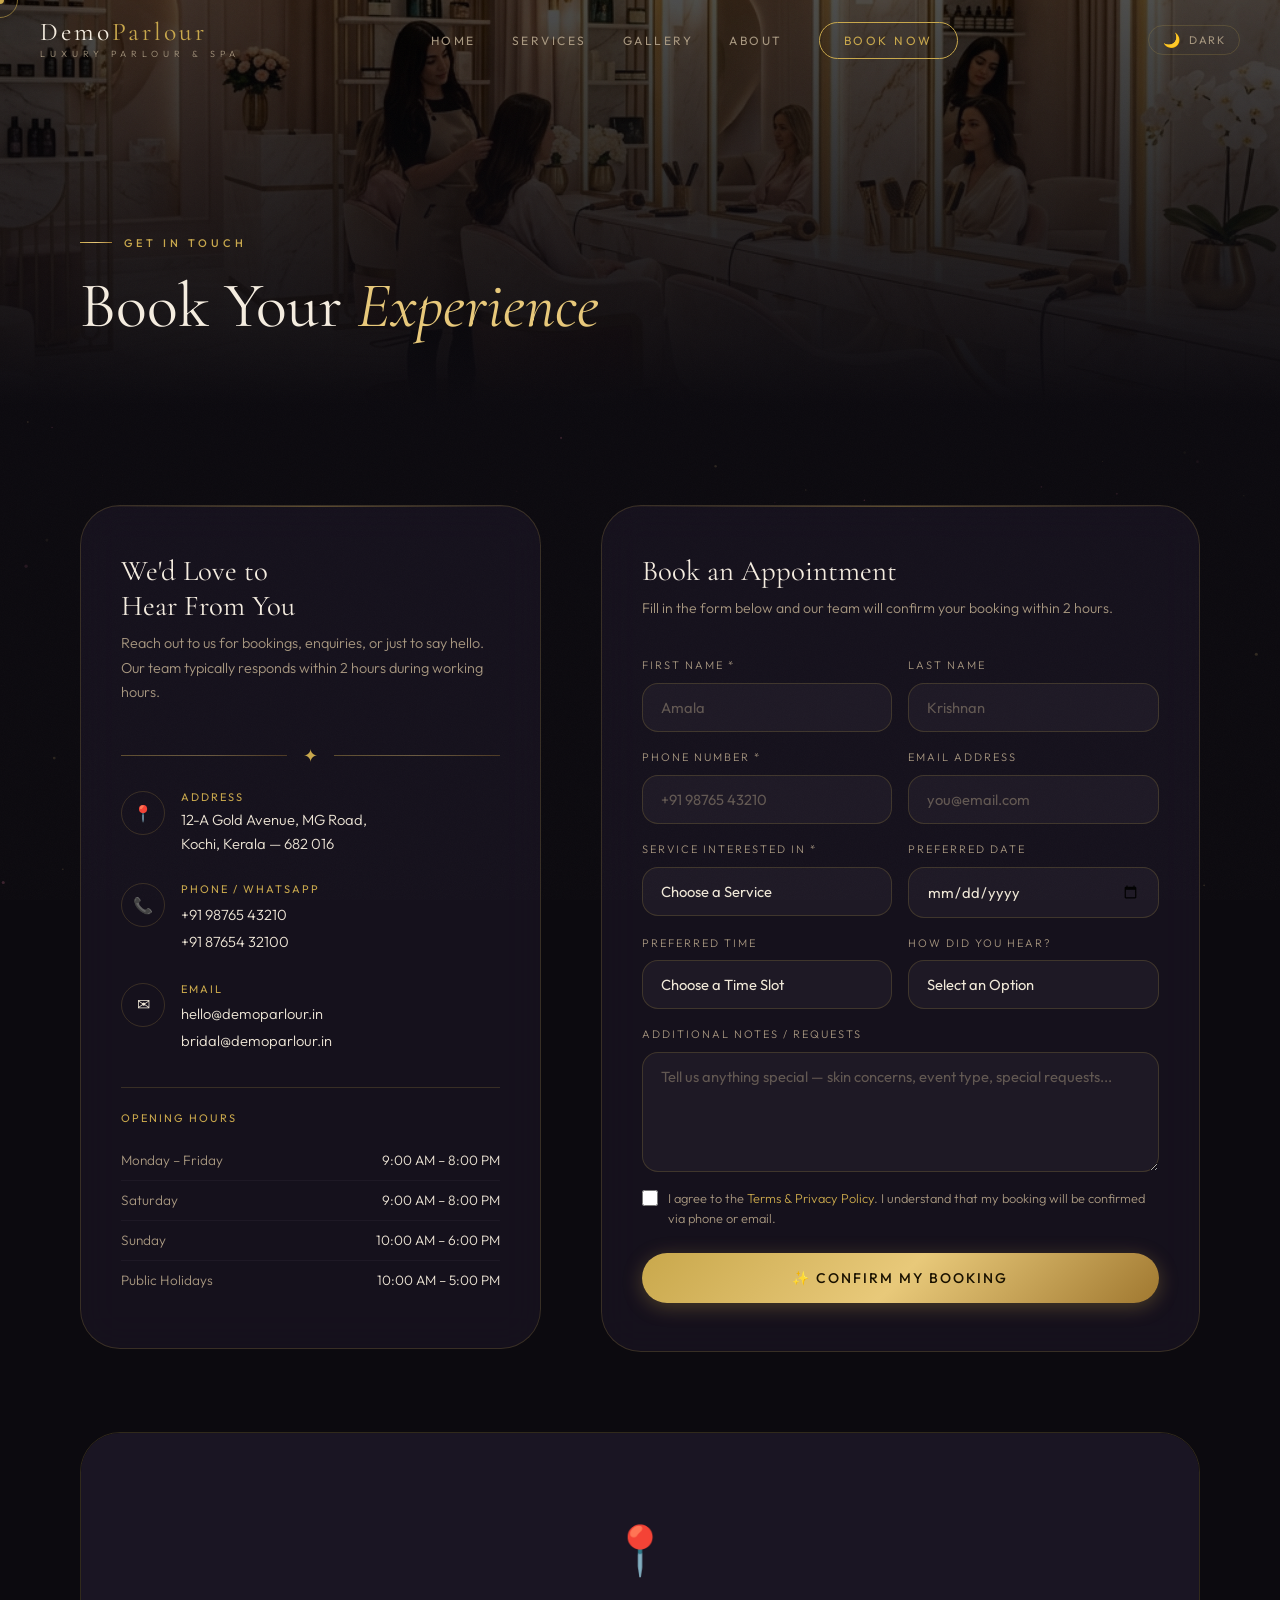
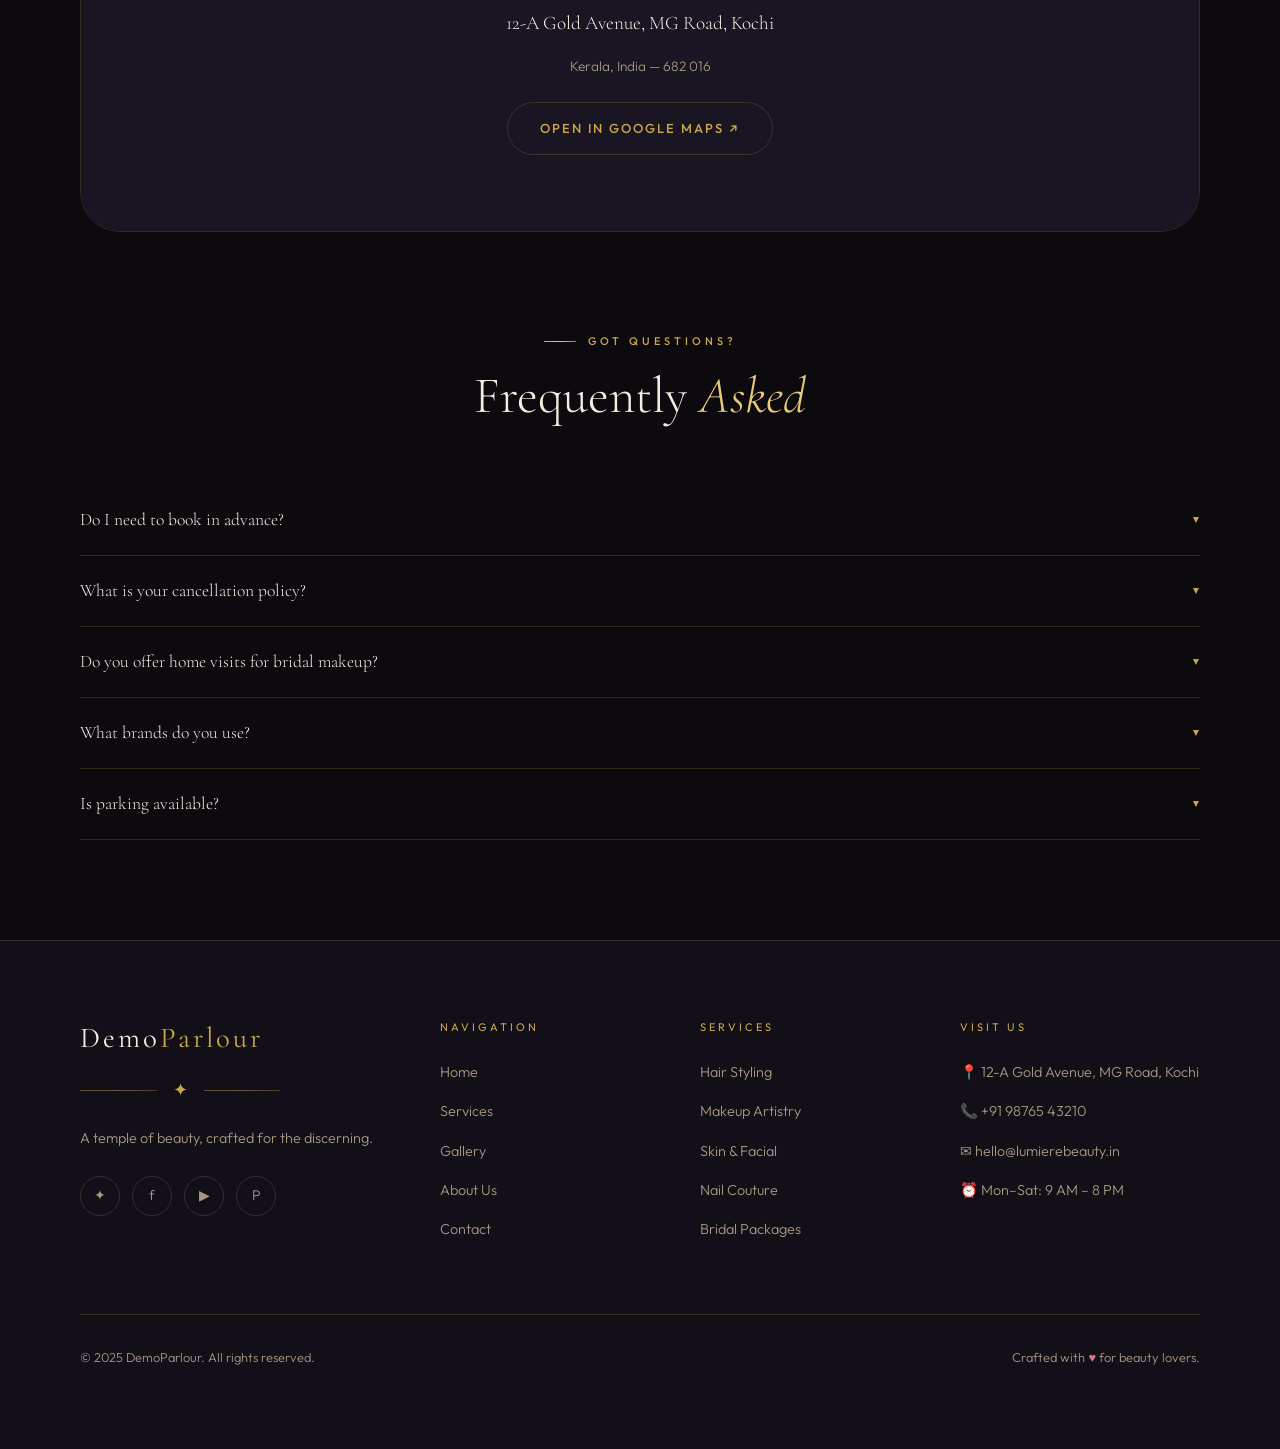
<file: contact.html>
<!DOCTYPE html>
<html lang="en" data-theme="dark">
<head>
  <!-- Theme init: runs before CSS renders to prevent flash of wrong theme -->
  <script>
    (function() {
      var t = localStorage.getItem('dp-theme') || 'dark';
      document.documentElement.setAttribute('data-theme', t);
    })();
  </script>
  <meta charset="UTF-8" />
  <meta name="viewport" content="width=device-width, initial-scale=1.0" />
  <meta name="description" content="Book your appointment at DemoParlour, Kochi. Contact us for services, bridal packages, and enquiries. Mon–Sat 9 AM to 8 PM." />
  <title>Contact — DemoParlour</title>
  <link rel="stylesheet" href="assets/css/styles.css" />
  <style>
    .contact-hero-bg { background-image: url('assets/images/salon_interior.png'); background-position: center 60%; }

    /* Contact Layout */
    .contact-layout {
      display: grid;
      grid-template-columns: 1fr 1.3fr;
      gap: 60px;
      align-items: start;
    }

    /* Info Column */
    .contact-info-card {
      padding: 48px 40px;
      border-radius: var(--radius-xl);
      position: sticky;
      top: 100px;
    }

    .contact-info-title {
      font-family: var(--font-display);
      font-size: 1.8rem;
      color: var(--color-cream);
      margin-bottom: 8px;
    }

    .contact-info-sub {
      font-size: 0.9rem;
      color: var(--color-text-muted);
      line-height: 1.7;
      margin-bottom: 36px;
    }

    .contact-detail {
      display: flex;
      align-items: flex-start;
      gap: 16px;
      margin-bottom: 28px;
    }

    .contact-detail-icon {
      width: 44px;
      height: 44px;
      border: 1px solid var(--color-border);
      border-radius: 50%;
      display: flex;
      align-items: center;
      justify-content: center;
      font-size: 1rem;
      flex-shrink: 0;
      transition: var(--transition);
    }

    .contact-detail:hover .contact-detail-icon {
      border-color: var(--color-gold);
      background: rgba(201,168,76,0.1);
    }

    .contact-detail-info h4 {
      font-family: var(--font-body);
      font-size: 11px;
      letter-spacing: 2px;
      text-transform: uppercase;
      color: var(--color-gold);
      margin-bottom: 4px;
    }

    .contact-detail-info p, .contact-detail-info a {
      font-size: 0.92rem;
      color: var(--color-text);
      text-decoration: none;
      line-height: 1.6;
      transition: var(--transition-fast);
    }

    .contact-detail-info a:hover { color: var(--color-gold-light); }

    .hours-table {
      margin-top: 32px;
      border-top: 1px solid var(--color-border);
      padding-top: 24px;
    }

    .hours-table h4 {
      font-family: var(--font-body);
      font-size: 11px;
      letter-spacing: 2px;
      text-transform: uppercase;
      color: var(--color-gold);
      margin-bottom: 16px;
    }

    .hours-row {
      display: flex;
      justify-content: space-between;
      padding: 8px 0;
      border-bottom: 1px solid rgba(255,255,255,0.04);
      font-size: 0.85rem;
    }

    .hours-row:last-child { border-bottom: none; }
    .hours-row .day { color: var(--color-text-muted); }
    .hours-row .time { color: var(--color-text); }

    /* Form Column */
    .booking-form-wrap {
      padding: 48px 40px;
      border-radius: var(--radius-xl);
    }

    .booking-form-wrap h3 {
      font-family: var(--font-display);
      font-size: 1.8rem;
      color: var(--color-cream);
      margin-bottom: 8px;
    }

    .form-sub {
      font-size: 0.88rem;
      color: var(--color-text-muted);
      margin-bottom: 36px;
    }

    .form-grid {
      display: grid;
      grid-template-columns: 1fr 1fr;
      gap: 16px;
    }

    .form-group {
      display: flex;
      flex-direction: column;
      gap: 8px;
    }

    .form-group.full { grid-column: 1 / -1; }

    .form-group label {
      font-size: 11px;
      letter-spacing: 2px;
      text-transform: uppercase;
      color: var(--color-text-muted);
    }

    .form-group input,
    .form-group select,
    .form-group textarea {
      background: rgba(255,255,255,0.04);
      border: 1px solid var(--color-border);
      border-radius: var(--radius-md);
      padding: 14px 18px;
      color: var(--color-text);
      font-family: var(--font-body);
      font-size: 0.92rem;
      outline: none;
      transition: var(--transition);
      width: 100%;
      appearance: none;
      -webkit-appearance: none;
    }

    .form-group input::placeholder,
    .form-group textarea::placeholder { color: rgba(168,152,128,0.5); }

    .form-group input:focus,
    .form-group select:focus,
    .form-group textarea:focus {
      border-color: var(--color-gold);
      background: rgba(201,168,76,0.04);
      box-shadow: 0 0 0 3px rgba(201,168,76,0.08);
    }

    .form-group select option { background: #1a1523; color: var(--color-text); }

    .form-group textarea { resize: vertical; min-height: 120px; }

    .form-submit {
      margin-top: 24px;
      width: 100%;
      text-align: center;
      justify-content: center;
      font-size: 14px;
      padding: 16px 40px;
    }

    .form-agree {
      display: flex;
      align-items: flex-start;
      gap: 10px;
      margin-top: 16px;
    }

    .form-agree input[type="checkbox"] {
      width: 16px;
      height: 16px;
      flex-shrink: 0;
      accent-color: var(--color-gold);
      margin-top: 2px;
    }

    .form-agree label {
      font-size: 0.8rem;
      color: var(--color-text-muted);
      line-height: 1.6;
      text-transform: none;
      letter-spacing: 0;
    }

    .form-agree a { color: var(--color-gold); text-decoration: none; }

    /* Success toast */
    .toast {
      position: fixed;
      bottom: 32px;
      right: 32px;
      background: var(--color-surface);
      border: 1px solid var(--color-gold);
      border-radius: var(--radius-md);
      padding: 18px 28px;
      z-index: 99999;
      transform: translateY(100px);
      opacity: 0;
      transition: all 0.4s ease;
      display: flex;
      align-items: center;
      gap: 14px;
    }

    .toast.show { transform: translateY(0); opacity: 1; }
    .toast-icon { font-size: 1.4rem; }
    .toast-text { font-size: 0.9rem; color: var(--color-cream); }

    /* Map Area */
    .map-section {
      margin-top: 80px;
      border-radius: var(--radius-xl);
      overflow: hidden;
      position: relative;
      height: 400px;
      border: 1px solid var(--color-border);
    }

    .map-placeholder {
      width: 100%;
      height: 100%;
      background: var(--color-surface);
      display: flex;
      flex-direction: column;
      align-items: center;
      justify-content: center;
      gap: 16px;
    }

    .map-pin { font-size: 3rem; animation: float 3s ease-in-out infinite; }
    .map-address { font-family: var(--font-display); font-size: 1.2rem; color: var(--color-cream); text-align: center; }
    .map-sub { font-size: 0.85rem; color: var(--color-text-muted); text-align: center; }

    /* FAQ */
    .faq-list { margin-top: 60px; }

    .faq-item {
      border-bottom: 1px solid var(--color-border);
    }

    .faq-question {
      display: flex;
      justify-content: space-between;
      align-items: center;
      padding: 20px 0;
      cursor: pointer;
      font-family: var(--font-display);
      font-size: 1.1rem;
      color: var(--color-cream);
      transition: color 0.3s ease;
      user-select: none;
    }

    .faq-question:hover { color: var(--color-gold-light); }

    .faq-arrow {
      font-size: 0.8rem;
      color: var(--color-gold);
      transition: transform 0.35s ease;
      flex-shrink: 0;
    }

    .faq-item.open .faq-arrow { transform: rotate(180deg); }

    .faq-answer {
      max-height: 0;
      overflow: hidden;
      transition: max-height 0.4s ease, padding 0.4s ease;
    }

    .faq-item.open .faq-answer { max-height: 300px; padding-bottom: 20px; }

    .faq-answer p { font-size: 0.9rem; color: var(--color-text-muted); line-height: 1.8; }

    @media (max-width: 1024px) {
      .contact-layout { grid-template-columns: 1fr; }
      .contact-info-card { position: static; }
    }

    @media (max-width: 768px) {
      .form-grid { grid-template-columns: 1fr; }
      .booking-form-wrap { padding: 32px 24px; }
      .contact-info-card { padding: 32px 24px; }
    }

    /* ---- Light Mode Overrides ---- */
    [data-theme="light"] .contact-info-title { color: #181000; }
    [data-theme="light"] .contact-info-sub { color: #4e3a10; }
    [data-theme="light"] .contact-detail-info h4 { color: #7c5c14; }
    [data-theme="light"] .contact-detail-info p,
    [data-theme="light"] .contact-detail-info a { color: #1c1400; }
    [data-theme="light"] .contact-detail-info a:hover { color: #7c5c14; }
    [data-theme="light"] .hours-table h4 { color: #7c5c14; }
    [data-theme="light"] .hours-table { border-top-color: rgba(100,72,16,0.2); }
    [data-theme="light"] .hours-row { border-bottom-color: rgba(100,72,16,0.08); }
    [data-theme="light"] .hours-row .day { color: #4e3a10; }
    [data-theme="light"] .hours-row .time { color: #1c1400; }
    [data-theme="light"] .booking-form-wrap h3 { color: #181000; }
    [data-theme="light"] .form-sub { color: #4e3a10; }
    [data-theme="light"] .form-group label { color: #4e3a10; }
    [data-theme="light"] .form-group input,
    [data-theme="light"] .form-group select,
    [data-theme="light"] .form-group textarea {
      background: rgba(0, 0, 0, 0.04);
      border-color: rgba(100,72,16,0.25);
      color: #1c1400;
    }
    [data-theme="light"] .form-group input::placeholder,
    [data-theme="light"] .form-group textarea::placeholder { color: rgba(78,58,16,0.5); }
    [data-theme="light"] .form-group input:focus,
    [data-theme="light"] .form-group select:focus,
    [data-theme="light"] .form-group textarea:focus {
      border-color: #7c5c14;
      background: rgba(124,92,20,0.04);
      box-shadow: 0 0 0 3px rgba(124,92,20,0.1);
    }
    [data-theme="light"] .form-group select option {
      background: #faf6f0;
      color: #1c1400;
    }
    [data-theme="light"] .form-agree label { color: #4e3a10; }
    [data-theme="light"] .form-agree a { color: #7c5c14; }
    [data-theme="light"] .map-placeholder { background: var(--color-surface-2); }
    [data-theme="light"] .map-address { color: #181000; }
    [data-theme="light"] .map-sub { color: #4e3a10; }
    [data-theme="light"] .map-section { border-color: rgba(100,72,16,0.2); }
    [data-theme="light"] .faq-item { border-bottom-color: rgba(100,72,16,0.18); }
    [data-theme="light"] .faq-question { color: #181000; }
    [data-theme="light"] .faq-question:hover { color: #7c5c14; }
    [data-theme="light"] .faq-arrow { color: #7c5c14; }
    [data-theme="light"] .faq-answer p { color: #4e3a10; }
    [data-theme="light"] .toast {
      background: #fff;
      border-color: #7c5c14;
    }
    [data-theme="light"] .toast-text { color: #181000; }
  </style>
</head>
<body>
  <canvas id="particle-canvas"></canvas>
  <div class="page-transition"></div>
  <div class="cursor-dot"></div>
  <div class="cursor-ring"></div>

  <nav class="navbar" id="navbar">
    <a href="index.html" class="nav-logo">
      <span class="nav-logo-main">Demo<span>Parlour</span></span>
      <span class="nav-logo-sub">Luxury Parlour &amp; Spa</span>
    </a>
    <ul class="nav-links">
      <li><a href="index.html">Home</a></li>
      <li><a href="services.html">Services</a></li>
      <li><a href="gallery.html">Gallery</a></li>
      <li><a href="about.html">About</a></li>
      <li><a href="contact.html" class="active nav-cta">Book Now</a></li>
    </ul>
    <button class="theme-toggle" aria-label="Toggle theme">
      <span class="toggle-icon">🌙</span>
      <span class="toggle-label">Dark</span>
    </button>
    <div class="nav-hamburger" id="hamburger"><span></span><span></span><span></span></div>
  </nav>
  <div class="mobile-menu">
    <a href="index.html">Home</a>
    <a href="services.html">Services</a>
    <a href="gallery.html">Gallery</a>
    <a href="about.html">About</a>
    <a href="contact.html">Book Now</a>
    <button class="theme-toggle mobile-theme-toggle" aria-label="Toggle theme">
      <span class="toggle-icon">🌙</span>
      <span class="toggle-label">Dark</span>
    </button>
  </div>

  <!-- Page Hero -->
  <section class="page-hero">
    <div class="page-hero-bg contact-hero-bg"></div>
    <div class="page-hero-content">
      <div class="section-label">Get in Touch</div>
      <h1>Book Your <em style="font-style:italic;color:var(--color-gold-light);">Experience</em></h1>
    </div>
  </section>

  <!-- ===== CONTACT SECTION ===== -->
  <section class="section">
    <div class="contact-layout">

      <!-- Info Column -->
      <div>
        <div class="contact-info-card glass-card reveal">
          <h3 class="contact-info-title">We'd Love to<br>Hear From You</h3>
          <p class="contact-info-sub">Reach out to us for bookings, enquiries, or just to say hello. Our team typically responds within 2 hours during working hours.</p>
          <div class="gold-divider"><span>✦</span></div>

          <div class="contact-detail">
            <div class="contact-detail-icon">📍</div>
            <div class="contact-detail-info">
              <h4>Address</h4>
              <p>12-A Gold Avenue, MG Road,<br>Kochi, Kerala — 682 016</p>
            </div>
          </div>

          <div class="contact-detail">
            <div class="contact-detail-icon">📞</div>
            <div class="contact-detail-info">
              <h4>Phone / WhatsApp</h4>
              <a href="tel:+919876543210">+91 98765 43210</a><br>
              <a href="tel:+918765432100">+91 87654 32100</a>
            </div>
          </div>

          <div class="contact-detail">
            <div class="contact-detail-icon">✉</div>
            <div class="contact-detail-info">
              <h4>Email</h4>
              <a href="mailto:hello@demoparlour.in">hello@demoparlour.in</a><br>
              <a href="mailto:bridal@demoparlour.in">bridal@demoparlour.in</a>
            </div>
          </div>

          <div class="hours-table">
            <h4>Opening Hours</h4>
            <div class="hours-row"><span class="day">Monday – Friday</span><span class="time">9:00 AM – 8:00 PM</span></div>
            <div class="hours-row"><span class="day">Saturday</span><span class="time">9:00 AM – 8:00 PM</span></div>
            <div class="hours-row"><span class="day">Sunday</span><span class="time">10:00 AM – 6:00 PM</span></div>
            <div class="hours-row"><span class="day">Public Holidays</span><span class="time">10:00 AM – 5:00 PM</span></div>
          </div>
        </div>
      </div>

      <!-- Form Column -->
      <div class="booking-form-wrap glass-card reveal">
        <h3>Book an Appointment</h3>
        <p class="form-sub">Fill in the form below and our team will confirm your booking within 2 hours.</p>
        <form id="booking-form" novalidate>
          <div class="form-grid">
            <div class="form-group">
              <label for="fname">First Name *</label>
              <input type="text" id="fname" name="fname" placeholder="Amala" required />
            </div>
            <div class="form-group">
              <label for="lname">Last Name</label>
              <input type="text" id="lname" name="lname" placeholder="Krishnan" />
            </div>
            <div class="form-group">
              <label for="phone">Phone Number *</label>
              <input type="tel" id="phone" name="phone" placeholder="+91 98765 43210" required />
            </div>
            <div class="form-group">
              <label for="email">Email Address</label>
              <input type="email" id="email" name="email" placeholder="you@email.com" />
            </div>
            <div class="form-group">
              <label for="service">Service Interested In *</label>
              <select id="service" name="service" required>
                <option value="" disabled selected>Choose a Service</option>
                <option value="hair">Hair Artistry</option>
                <option value="makeup">Makeup Studio</option>
                <option value="skin">Skin &amp; Spa</option>
                <option value="nail">Nail Couture</option>
                <option value="brow">Brow &amp; Lash</option>
                <option value="bridal">Bridal Package</option>
                <option value="other">Other / Unsure</option>
              </select>
            </div>
            <div class="form-group">
              <label for="date">Preferred Date</label>
              <input type="date" id="date" name="date" />
            </div>
            <div class="form-group">
              <label for="time">Preferred Time</label>
              <select id="time" name="time">
                <option value="" disabled selected>Choose a Time Slot</option>
                <option>09:00 AM</option>
                <option>10:00 AM</option>
                <option>11:00 AM</option>
                <option>12:00 PM</option>
                <option>01:00 PM</option>
                <option>02:00 PM</option>
                <option>03:00 PM</option>
                <option>04:00 PM</option>
                <option>05:00 PM</option>
                <option>06:00 PM</option>
              </select>
            </div>
            <div class="form-group">
              <label for="how">How Did You Hear?</label>
              <select id="how" name="how">
                <option value="" disabled selected>Select an Option</option>
                <option>Instagram</option>
                <option>Google Search</option>
                <option>Friend / Family</option>
                <option>Walk-in</option>
                <option>Other</option>
              </select>
            </div>
            <div class="form-group full">
              <label for="notes">Additional Notes / Requests</label>
              <textarea id="notes" name="notes" placeholder="Tell us anything special — skin concerns, event type, special requests..."></textarea>
            </div>
          </div>

          <div class="form-agree">
            <input type="checkbox" id="agree" name="agree" required />
            <label for="agree">I agree to the <a href="#">Terms &amp; Privacy Policy</a>. I understand that my booking will be confirmed via phone or email.</label>
          </div>

          <button type="submit" class="btn btn-gold form-submit" id="submit-btn">
            ✨ Confirm My Booking
          </button>
        </form>
      </div>
    </div>

    <!-- Map Placeholder -->
    <div class="map-section reveal">
      <div class="map-placeholder">
        <div class="map-pin">📍</div>
        <div class="map-address">12-A Gold Avenue, MG Road, Kochi</div>
        <div class="map-sub">Kerala, India — 682 016</div>
        <a href="https://maps.google.com" target="_blank" class="btn btn-outline" style="margin-top:8px;">Open in Google Maps ↗</a>
      </div>
    </div>

    <!-- FAQ -->
    <div style="margin-top: 100px;">
      <div style="text-align:center; margin-bottom:48px;">
        <div class="section-label reveal" style="justify-content:center;">Got Questions?</div>
        <h2 class="section-title reveal">Frequently <em>Asked</em></h2>
      </div>

      <div class="faq-list reveal">
        <div class="faq-item">
          <div class="faq-question" onclick="toggleFaq(this)">
            Do I need to book in advance?
            <span class="faq-arrow">▼</span>
          </div>
          <div class="faq-answer">
            <p>Yes, we strongly recommend booking at least 24 hours in advance to secure your preferred time slot. For bridal packages, we recommend booking at least 2–3 months ahead. Walk-ins are welcome based on availability.</p>
          </div>
        </div>
        <div class="faq-item">
          <div class="faq-question" onclick="toggleFaq(this)">
            What is your cancellation policy?
            <span class="faq-arrow">▼</span>
          </div>
          <div class="faq-answer">
            <p>We kindly request at least 24 hours' notice for cancellations or rescheduling. Cancellations within 12 hours may incur a 20% cancellation fee. Bridal package bookings require 72 hours' notice for full refunds.</p>
          </div>
        </div>
        <div class="faq-item">
          <div class="faq-question" onclick="toggleFaq(this)">
            Do you offer home visits for bridal makeup?
            <span class="faq-arrow">▼</span>
          </div>
          <div class="faq-answer">
            <p>Absolutely! We offer premium at-home bridal services within a 20 km radius of our studio. Travel fees may apply depending on distance. Please mention this when booking and our team will curate a bespoke package for you.</p>
          </div>
        </div>
        <div class="faq-item">
          <div class="faq-question" onclick="toggleFaq(this)">
            What brands do you use?
            <span class="faq-arrow">▼</span>
          </div>
          <div class="faq-answer">
            <p>We exclusively use premium, cruelty-free brands including Charlotte Tilbury, MAC, Kérastase, L'Oréal Professionnel, OPI, and several luxury Indian brands. All our skincare products are dermatologically tested and safe for sensitive skin.</p>
          </div>
        </div>
        <div class="faq-item">
          <div class="faq-question" onclick="toggleFaq(this)">
            Is parking available?
            <span class="faq-arrow">▼</span>
          </div>
          <div class="faq-answer">
            <p>Yes! We have complimentary parking for up to 2 hours in the building's basement. Additional parking is available on MG Road and at the nearby shopping complex. We also partner with ride-sharing apps for easy drop-off.</p>
          </div>
        </div>
      </div>
    </div>
  </section>

  <!-- Toast Notification -->
  <div class="toast" id="toast">
    <span class="toast-icon">✨</span>
    <span class="toast-text">Booking request sent! We'll confirm within 2 hours.</span>
  </div>

  <!-- Footer -->
  <footer>
    <div class="footer-grid">
      <div class="footer-brand">
        <h3>Demo<span>Parlour</span></h3>
        <div class="gold-divider" style="max-width:200px;"><span>✦</span></div>
        <p>A temple of beauty, crafted for the discerning.</p>
        <div class="footer-social">
          <a href="#" class="social-icon">✦</a>
          <a href="#" class="social-icon">f</a>
          <a href="#" class="social-icon">▶</a>
          <a href="#" class="social-icon">P</a>
        </div>
      </div>
      <div class="footer-col">
        <h4>Navigation</h4>
        <ul>
          <li><a href="index.html">Home</a></li>
          <li><a href="services.html">Services</a></li>
          <li><a href="gallery.html">Gallery</a></li>
          <li><a href="about.html">About Us</a></li>
          <li><a href="contact.html">Contact</a></li>
        </ul>
      </div>
      <div class="footer-col">
        <h4>Services</h4>
        <ul>
          <li><a href="services.html">Hair Styling</a></li>
          <li><a href="services.html">Makeup Artistry</a></li>
          <li><a href="services.html">Skin &amp; Facial</a></li>
          <li><a href="services.html">Nail Couture</a></li>
          <li><a href="services.html">Bridal Packages</a></li>
        </ul>
      </div>
      <div class="footer-col">
        <h4>Visit Us</h4>
        <ul>
          <li><a href="#">📍 12-A Gold Avenue, MG Road, Kochi</a></li>
          <li><a href="tel:+919876543210">📞 +91 98765 43210</a></li>
          <li><a href="mailto:hello@lumierebeauty.in">✉ hello@lumierebeauty.in</a></li>
          <li><a href="#">⏰ Mon–Sat: 9 AM – 8 PM</a></li>
        </ul>
      </div>
    </div>
    <div class="footer-bottom">
      <p>&copy; 2025 DemoParlour. All rights reserved.</p>
      <p>Crafted with <span style="color:var(--color-rose);">♥</span> for beauty lovers.</p>
    </div>
  </footer>

  <script src="assets/js/main.js"></script>
  <script>
    // Form Submit
    document.getElementById('booking-form').addEventListener('submit', function(e) {
      e.preventDefault();
      const btn = document.getElementById('submit-btn');
      btn.textContent = 'Sending...';
      btn.style.opacity = '0.7';
      btn.disabled = true;
      setTimeout(() => {
        btn.textContent = '✓ Booking Sent!';
        btn.style.opacity = '1';
        const toast = document.getElementById('toast');
        toast.classList.add('show');
        setTimeout(() => toast.classList.remove('show'), 4500);
        this.reset();
        setTimeout(() => {
          btn.textContent = '✨ Confirm My Booking';
          btn.disabled = false;
        }, 3000);
      }, 1500);
    });

    // FAQ Toggle
    function toggleFaq(el) {
      const item = el.closest('.faq-item');
      const isOpen = item.classList.contains('open');
      document.querySelectorAll('.faq-item').forEach(i => i.classList.remove('open'));
      if (!isOpen) item.classList.add('open');
    }

    // Min date for date input
    const dateInput = document.getElementById('date');
    if (dateInput) {
      const today = new Date().toISOString().split('T')[0];
      dateInput.setAttribute('min', today);
    }
  </script>
</body>
</html>
</file>
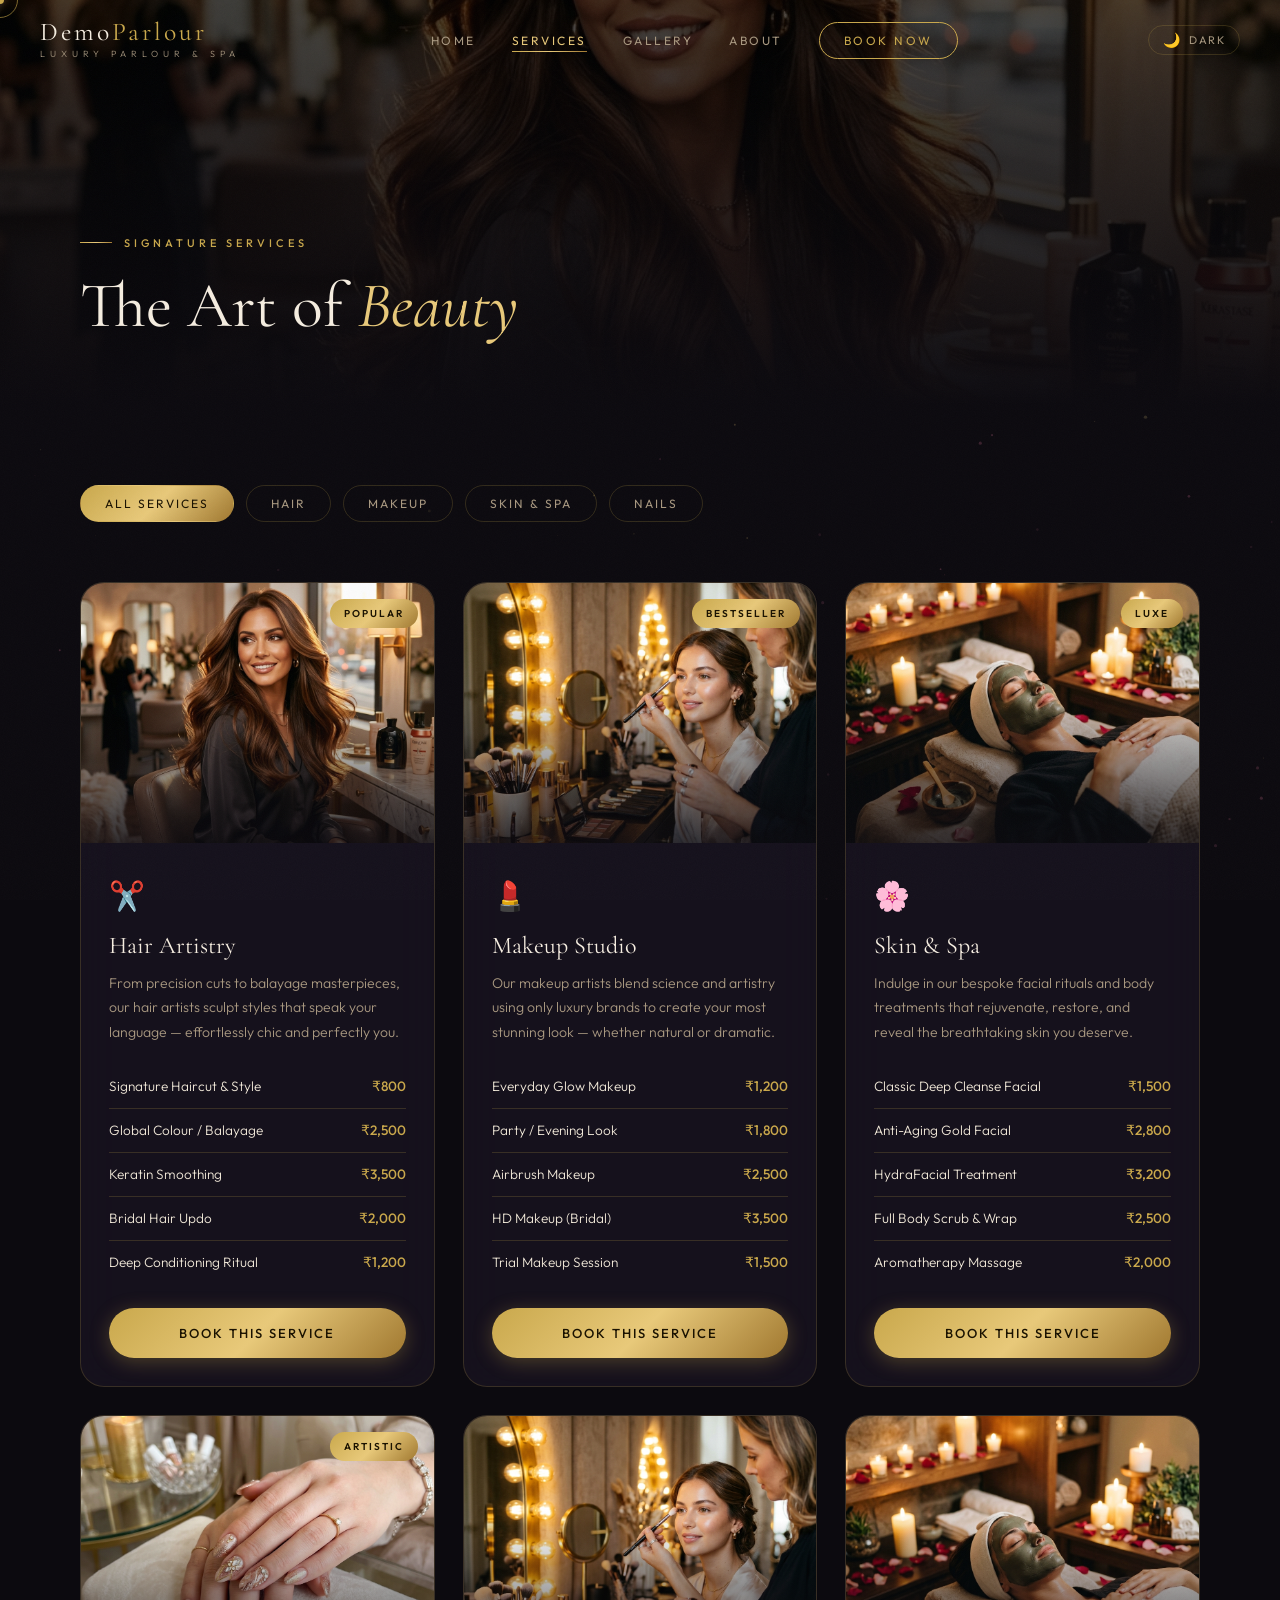
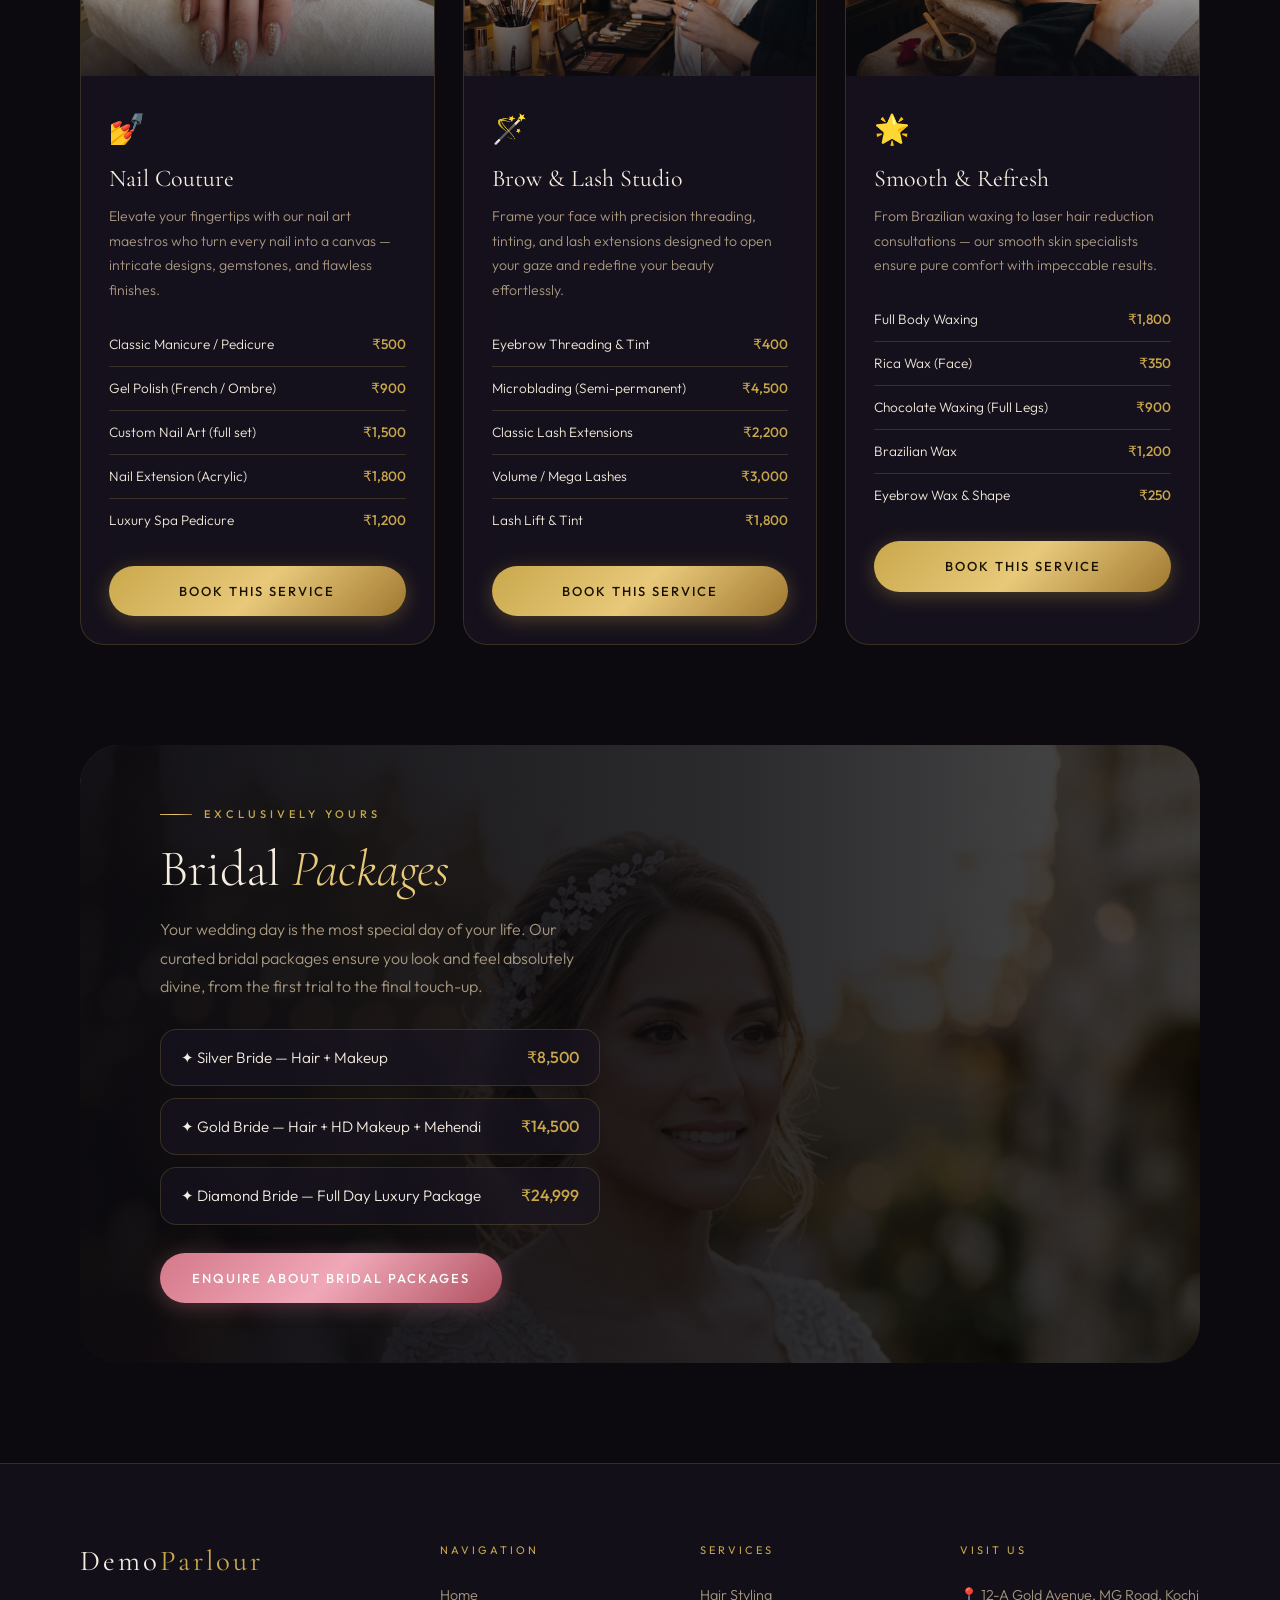
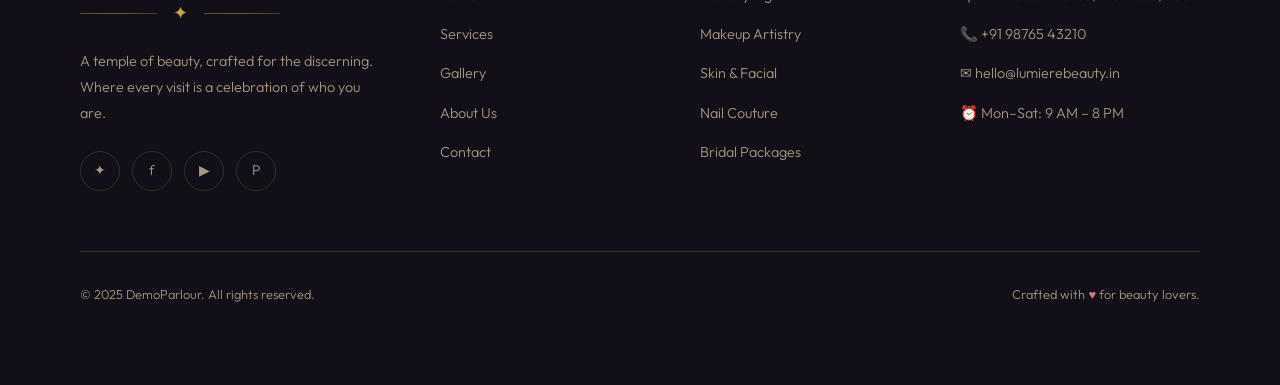
<file: services.html>
<!DOCTYPE html>
<html lang="en" data-theme="dark">
<head>
  <!-- Theme init: runs before CSS renders to prevent flash of wrong theme -->
  <script>
    (function() {
      var t = localStorage.getItem('dp-theme') || 'dark';
      document.documentElement.setAttribute('data-theme', t);
    })();
  </script>
  <meta charset="UTF-8" />
  <meta name="viewport" content="width=device-width, initial-scale=1.0" />
  <meta name="description" content="Explore DemoParlour's full range of luxury services — hair styling, makeup artistry, skin & spa, nail couture, and bridal packages." />
  <title>Services — DemoParlour</title>
  <link rel="stylesheet" href="assets/css/styles.css" />
  <style>
    /* ---- Services Page Styles ---- */
    .services-hero-bg { background-image: url('assets/images/hair_styling.png'); }

    .services-nav {
      display: flex;
      gap: 12px;
      flex-wrap: wrap;
      margin-bottom: 60px;
    }

    .service-filter-btn {
      padding: 10px 24px;
      border: 1px solid var(--color-border);
      border-radius: 50px;
      background: transparent;
      color: var(--color-text-muted);
      font-family: var(--font-body);
      font-size: 12px;
      letter-spacing: 2px;
      text-transform: uppercase;
      cursor: pointer;
      transition: var(--transition);
    }

    .service-filter-btn:hover,
    .service-filter-btn.active {
      background: var(--gradient-gold);
      color: #1a1200;
      border-color: transparent;
    }

    .services-full-grid {
      display: grid;
      grid-template-columns: repeat(3, 1fr);
      gap: 28px;
    }

    .service-full-card {
      border-radius: var(--radius-lg);
      overflow: hidden;
      transition: var(--transition);
      cursor: pointer;
    }

    .service-full-card:hover {
      transform: translateY(-10px);
      box-shadow: var(--shadow-card);
    }

    .service-full-img {
      position: relative;
      height: 260px;
      overflow: hidden;
    }

    .service-full-img img {
      width: 100%;
      height: 100%;
      object-fit: cover;
      transition: transform 0.7s ease;
    }

    .service-full-card:hover .service-full-img img { transform: scale(1.07); }

    .service-full-img-overlay {
      position: absolute;
      inset: 0;
      background: linear-gradient(to top, rgba(12,10,15,0.8) 0%, transparent 60%);
    }

    .service-full-badge {
      position: absolute;
      top: 16px;
      right: 16px;
      padding: 6px 14px;
      background: var(--gradient-gold);
      color: #1a1200;
      font-size: 10px;
      letter-spacing: 2px;
      text-transform: uppercase;
      font-weight: 600;
      border-radius: 50px;
    }

    .service-full-body {
      padding: 28px;
    }

    .service-full-icon {
      font-size: 1.8rem;
      margin-bottom: 12px;
    }

    .service-full-title {
      font-family: var(--font-display);
      font-size: 1.5rem;
      color: var(--color-cream);
      margin-bottom: 10px;
    }

    .service-full-desc {
      font-size: 0.88rem;
      color: var(--color-text-muted);
      line-height: 1.75;
      margin-bottom: 20px;
    }

    .service-full-items {
      list-style: none;
      margin-bottom: 24px;
    }

    .service-full-items li {
      display: flex;
      justify-content: space-between;
      align-items: center;
      padding: 10px 0;
      border-bottom: 1px solid var(--color-border);
      font-size: 0.85rem;
    }

    .service-full-items li:last-child { border-bottom: none; }

    .service-full-items li span:first-child { color: var(--color-text); }
    .service-full-items li span:last-child { color: var(--color-gold); font-weight: 500; }

    .service-book-btn {
      width: 100%;
      text-align: center;
      justify-content: center;
    }

    /* Bridal Section */
    .bridal-section {
      margin-top: 100px;
      position: relative;
      border-radius: var(--radius-xl);
      overflow: hidden;
      min-height: 480px;
      display: flex;
      align-items: center;
    }

    .bridal-bg {
      position: absolute;
      inset: 0;
    }

    .bridal-bg img {
      width: 100%;
      height: 100%;
      object-fit: cover;
      object-position: center top;
      filter: brightness(0.3) saturate(0.8);
    }

    .bridal-overlay {
      position: absolute;
      inset: 0;
      background: linear-gradient(90deg, rgba(12,10,15,0.9) 0%, rgba(12,10,15,0.5) 60%, transparent 100%);
    }

    .bridal-content {
      position: relative;
      z-index: 2;
      padding: 60px 80px;
      max-width: 600px;
    }

    .bridal-content h2 { color: var(--color-cream); margin-bottom: 16px; }

    .bridal-packages {
      display: flex;
      flex-direction: column;
      gap: 12px;
      margin: 28px 0;
    }

    .bridal-pkg {
      display: flex;
      justify-content: space-between;
      align-items: center;
      padding: 14px 20px;
      border: 1px solid var(--color-border);
      border-radius: var(--radius-md);
      background: rgba(26,21,35,0.6);
      backdrop-filter: blur(10px);
      transition: var(--transition);
    }

    .bridal-pkg:hover {
      border-color: var(--color-gold);
      background: rgba(201,168,76,0.08);
    }

    .bridal-pkg-name { color: var(--color-cream); font-size: 0.95rem; }
    .bridal-pkg-price { color: var(--color-gold); font-weight: 500; }

    @media (max-width: 1024px) {
      .services-full-grid { grid-template-columns: repeat(2, 1fr); }
      .bridal-content { padding: 48px; }
    }

    @media (max-width: 768px) {
      .services-full-grid { grid-template-columns: 1fr; }
      .bridal-content { padding: 32px 24px; }
    }

    /* ---- Light Mode Overrides ---- */
    [data-theme="light"] .service-filter-btn {
      color: #4e3a10;
      border-color: rgba(100,72,16,0.22);
      background: transparent;
    }
    [data-theme="light"] .service-filter-btn:hover,
    [data-theme="light"] .service-filter-btn.active {
      background: var(--gradient-gold);
      color: #fff;
      border-color: transparent;
    }
    [data-theme="light"] .service-full-img-overlay {
      background: linear-gradient(to top, rgba(250,246,240,0.92) 0%, transparent 60%);
    }
    [data-theme="light"] .service-full-title { color: #181000; }
    [data-theme="light"] .service-full-desc { color: #4e3a10; }
    [data-theme="light"] .service-full-items li { border-bottom-color: rgba(100,72,16,0.15); }
    [data-theme="light"] .service-full-items li span:first-child { color: #1c1400; }
    [data-theme="light"] .service-full-items li span:last-child { color: #7c5c14; }
    [data-theme="light"] .bridal-pkg {
      background: rgba(250,246,240,0.85);
      border-color: rgba(100,72,16,0.22);
      backdrop-filter: blur(10px);
    }
    [data-theme="light"] .bridal-pkg-name { color: #181000; }
    [data-theme="light"] .bridal-pkg-price { color: #7c5c14; }
    [data-theme="light"] .service-full-badge { color: #181000; }
  </style>
</head>
<body>

  <!-- Particle Canvas -->
  <canvas id="particle-canvas"></canvas>
  <!-- Page Transition -->
  <div class="page-transition"></div>
  <!-- Custom Cursor -->
  <div class="cursor-dot"></div>
  <div class="cursor-ring"></div>

  <!-- Navigation -->
  <nav class="navbar" id="navbar">
    <a href="index.html" class="nav-logo">
      <span class="nav-logo-main">Demo<span>Parlour</span></span>
      <span class="nav-logo-sub">Luxury Parlour &amp; Spa</span>
    </a>
    <ul class="nav-links">
      <li><a href="index.html">Home</a></li>
      <li><a href="services.html" class="active">Services</a></li>
      <li><a href="gallery.html">Gallery</a></li>
      <li><a href="about.html">About</a></li>
      <li><a href="contact.html" class="nav-cta">Book Now</a></li>
    </ul>
    <button class="theme-toggle" aria-label="Toggle theme">
      <span class="toggle-icon">🌙</span>
      <span class="toggle-label">Dark</span>
    </button>
    <div class="nav-hamburger" id="hamburger"><span></span><span></span><span></span></div>
  </nav>
  <div class="mobile-menu">
    <a href="index.html">Home</a>
    <a href="services.html">Services</a>
    <a href="gallery.html">Gallery</a>
    <a href="about.html">About</a>
    <a href="contact.html">Book Now</a>
    <button class="theme-toggle mobile-theme-toggle" aria-label="Toggle theme">
      <span class="toggle-icon">🌙</span>
      <span class="toggle-label">Dark</span>
    </button>
  </div>

  <!-- Page Hero -->
  <section class="page-hero">
    <div class="page-hero-bg services-hero-bg"></div>
    <div class="page-hero-content">
      <div class="section-label">Signature Services</div>
      <h1>The Art of <em style="font-style:italic;color:var(--color-gold-light);">Beauty</em></h1>
    </div>
  </section>

  <!-- ===== SERVICES SECTION ===== -->
  <section class="section" style="padding-top:80px;">
    <!-- Filter Nav -->
    <div class="services-nav reveal">
      <button class="service-filter-btn active" data-filter="all">All Services</button>
      <button class="service-filter-btn" data-filter="hair">Hair</button>
      <button class="service-filter-btn" data-filter="makeup">Makeup</button>
      <button class="service-filter-btn" data-filter="skin">Skin &amp; Spa</button>
      <button class="service-filter-btn" data-filter="nail">Nails</button>
    </div>

    <div class="services-full-grid">

      <!-- Hair -->
      <div class="service-full-card glass-card tilt-card reveal reveal-delay-1" data-category="hair">
        <div class="service-full-img img-shine">
          <img src="assets/images/hair_styling.png" alt="Hair Artistry" />
          <div class="service-full-img-overlay"></div>
          <div class="service-full-badge">Popular</div>
        </div>
        <div class="service-full-body">
          <div class="service-full-icon">✂️</div>
          <h3 class="service-full-title">Hair Artistry</h3>
          <p class="service-full-desc">From precision cuts to balayage masterpieces, our hair artists sculpt styles that speak your language — effortlessly chic and perfectly you.</p>
          <ul class="service-full-items">
            <li><span>Signature Haircut &amp; Style</span><span>₹800</span></li>
            <li><span>Global Colour / Balayage</span><span>₹2,500</span></li>
            <li><span>Keratin Smoothing</span><span>₹3,500</span></li>
            <li><span>Bridal Hair Updo</span><span>₹2,000</span></li>
            <li><span>Deep Conditioning Ritual</span><span>₹1,200</span></li>
          </ul>
          <a href="contact.html" class="btn btn-gold service-book-btn">Book This Service</a>
        </div>
      </div>

      <!-- Makeup -->
      <div class="service-full-card glass-card tilt-card reveal reveal-delay-2" data-category="makeup">
        <div class="service-full-img img-shine">
          <img src="assets/images/makeup_service.png" alt="Makeup Artistry" />
          <div class="service-full-img-overlay"></div>
          <div class="service-full-badge">Bestseller</div>
        </div>
        <div class="service-full-body">
          <div class="service-full-icon">💄</div>
          <h3 class="service-full-title">Makeup Studio</h3>
          <p class="service-full-desc">Our makeup artists blend science and artistry using only luxury brands to create your most stunning look — whether natural or dramatic.</p>
          <ul class="service-full-items">
            <li><span>Everyday Glow Makeup</span><span>₹1,200</span></li>
            <li><span>Party / Evening Look</span><span>₹1,800</span></li>
            <li><span>Airbrush Makeup</span><span>₹2,500</span></li>
            <li><span>HD Makeup (Bridal)</span><span>₹3,500</span></li>
            <li><span>Trial Makeup Session</span><span>₹1,500</span></li>
          </ul>
          <a href="contact.html" class="btn btn-gold service-book-btn">Book This Service</a>
        </div>
      </div>

      <!-- Skincare -->
      <div class="service-full-card glass-card tilt-card reveal reveal-delay-3" data-category="skin">
        <div class="service-full-img img-shine">
          <img src="assets/images/spa_facial.png" alt="Skin & Spa" />
          <div class="service-full-img-overlay"></div>
          <div class="service-full-badge">Luxe</div>
        </div>
        <div class="service-full-body">
          <div class="service-full-icon">🌸</div>
          <h3 class="service-full-title">Skin &amp; Spa</h3>
          <p class="service-full-desc">Indulge in our bespoke facial rituals and body treatments that rejuvenate, restore, and reveal the breathtaking skin you deserve.</p>
          <ul class="service-full-items">
            <li><span>Classic Deep Cleanse Facial</span><span>₹1,500</span></li>
            <li><span>Anti-Aging Gold Facial</span><span>₹2,800</span></li>
            <li><span>HydraFacial Treatment</span><span>₹3,200</span></li>
            <li><span>Full Body Scrub &amp; Wrap</span><span>₹2,500</span></li>
            <li><span>Aromatherapy Massage</span><span>₹2,000</span></li>
          </ul>
          <a href="contact.html" class="btn btn-gold service-book-btn">Book This Service</a>
        </div>
      </div>

      <!-- Nails -->
      <div class="service-full-card glass-card tilt-card reveal reveal-delay-1" data-category="nail">
        <div class="service-full-img img-shine">
          <img src="assets/images/nail_beauty.png" alt="Nail Couture" />
          <div class="service-full-img-overlay"></div>
          <div class="service-full-badge">Artistic</div>
        </div>
        <div class="service-full-body">
          <div class="service-full-icon">💅</div>
          <h3 class="service-full-title">Nail Couture</h3>
          <p class="service-full-desc">Elevate your fingertips with our nail art maestros who turn every nail into a canvas — intricate designs, gemstones, and flawless finishes.</p>
          <ul class="service-full-items">
            <li><span>Classic Manicure / Pedicure</span><span>₹500</span></li>
            <li><span>Gel Polish (French / Ombre)</span><span>₹900</span></li>
            <li><span>Custom Nail Art (full set)</span><span>₹1,500</span></li>
            <li><span>Nail Extension (Acrylic)</span><span>₹1,800</span></li>
            <li><span>Luxury Spa Pedicure</span><span>₹1,200</span></li>
          </ul>
          <a href="contact.html" class="btn btn-gold service-book-btn">Book This Service</a>
        </div>
      </div>

      <!-- Eyebrows -->
      <div class="service-full-card glass-card tilt-card reveal reveal-delay-2" data-category="makeup">
        <div class="service-full-img img-shine">
          <img src="assets/images/makeup_service.png" alt="Brow & Lash" style="object-position: 60% center;" />
          <div class="service-full-img-overlay"></div>
        </div>
        <div class="service-full-body">
          <div class="service-full-icon">🪄</div>
          <h3 class="service-full-title">Brow &amp; Lash Studio</h3>
          <p class="service-full-desc">Frame your face with precision threading, tinting, and lash extensions designed to open your gaze and redefine your beauty effortlessly.</p>
          <ul class="service-full-items">
            <li><span>Eyebrow Threading &amp; Tint</span><span>₹400</span></li>
            <li><span>Microblading (Semi-permanent)</span><span>₹4,500</span></li>
            <li><span>Classic Lash Extensions</span><span>₹2,200</span></li>
            <li><span>Volume / Mega Lashes</span><span>₹3,000</span></li>
            <li><span>Lash Lift &amp; Tint</span><span>₹1,800</span></li>
          </ul>
          <a href="contact.html" class="btn btn-gold service-book-btn">Book This Service</a>
        </div>
      </div>

      <!-- Hair Removal -->
      <div class="service-full-card glass-card tilt-card reveal reveal-delay-3" data-category="skin">
        <div class="service-full-img img-shine">
          <img src="assets/images/spa_facial.png" alt="Waxing & Hair Removal" style="object-position: center 30%;" />
          <div class="service-full-img-overlay"></div>
        </div>
        <div class="service-full-body">
          <div class="service-full-icon">🌟</div>
          <h3 class="service-full-title">Smooth &amp; Refresh</h3>
          <p class="service-full-desc">From Brazilian waxing to laser hair reduction consultations — our smooth skin specialists ensure pure comfort with impeccable results.</p>
          <ul class="service-full-items">
            <li><span>Full Body Waxing</span><span>₹1,800</span></li>
            <li><span>Rica Wax (Face)</span><span>₹350</span></li>
            <li><span>Chocolate Waxing (Full Legs)</span><span>₹900</span></li>
            <li><span>Brazilian Wax</span><span>₹1,200</span></li>
            <li><span>Eyebrow Wax &amp; Shape</span><span>₹250</span></li>
          </ul>
          <a href="contact.html" class="btn btn-gold service-book-btn">Book This Service</a>
        </div>
      </div>

    </div>

    <!-- Bridal Package -->
    <div class="bridal-section reveal">
      <div class="bridal-bg">
        <img src="assets/images/bridal_makeup.png" alt="Bridal Package" />
      </div>
      <div class="bridal-overlay"></div>
      <div class="bridal-content">
        <div class="section-label">Exclusively Yours</div>
        <h2 class="section-title">Bridal <em>Packages</em></h2>
        <p class="section-subtitle">Your wedding day is the most special day of your life. Our curated bridal packages ensure you look and feel absolutely divine, from the first trial to the final touch-up.</p>
        <div class="bridal-packages">
          <div class="bridal-pkg">
            <span class="bridal-pkg-name">✦ Silver Bride — Hair + Makeup</span>
            <span class="bridal-pkg-price">₹8,500</span>
          </div>
          <div class="bridal-pkg">
            <span class="bridal-pkg-name">✦ Gold Bride — Hair + HD Makeup + Mehendi</span>
            <span class="bridal-pkg-price">₹14,500</span>
          </div>
          <div class="bridal-pkg">
            <span class="bridal-pkg-name">✦ Diamond Bride — Full Day Luxury Package</span>
            <span class="bridal-pkg-price">₹24,999</span>
          </div>
        </div>
        <a href="contact.html" class="btn btn-rose">Enquire About Bridal Packages</a>
      </div>
    </div>

  </section>

  <!-- Footer -->
  <footer>
    <div class="footer-grid">
      <div class="footer-brand">
        <h3>Demo<span>Parlour</span></h3>
        <div class="gold-divider" style="max-width:200px;"><span>✦</span></div>
        <p>A temple of beauty, crafted for the discerning. Where every visit is a celebration of who you are.</p>
        <div class="footer-social">
          <a href="#" class="social-icon">✦</a>
          <a href="#" class="social-icon">f</a>
          <a href="#" class="social-icon">▶</a>
          <a href="#" class="social-icon">P</a>
        </div>
      </div>
      <div class="footer-col">
        <h4>Navigation</h4>
        <ul>
          <li><a href="index.html">Home</a></li>
          <li><a href="services.html">Services</a></li>
          <li><a href="gallery.html">Gallery</a></li>
          <li><a href="about.html">About Us</a></li>
          <li><a href="contact.html">Contact</a></li>
        </ul>
      </div>
      <div class="footer-col">
        <h4>Services</h4>
        <ul>
          <li><a href="services.html">Hair Styling</a></li>
          <li><a href="services.html">Makeup Artistry</a></li>
          <li><a href="services.html">Skin &amp; Facial</a></li>
          <li><a href="services.html">Nail Couture</a></li>
          <li><a href="services.html">Bridal Packages</a></li>
        </ul>
      </div>
      <div class="footer-col">
        <h4>Visit Us</h4>
        <ul>
          <li><a href="#">📍 12-A Gold Avenue, MG Road, Kochi</a></li>
          <li><a href="tel:+919876543210">📞 +91 98765 43210</a></li>
          <li><a href="mailto:hello@lumierebeauty.in">✉ hello@lumierebeauty.in</a></li>
          <li><a href="#">⏰ Mon–Sat: 9 AM – 8 PM</a></li>
        </ul>
      </div>
    </div>
    <div class="footer-bottom">
      <p>&copy; 2025 DemoParlour. All rights reserved.</p>
      <p>Crafted with <span style="color:var(--color-rose);">♥</span> for beauty lovers.</p>
    </div>
  </footer>

  <script src="assets/js/main.js"></script>
  <script>
    // Service filter
    const filterBtns = document.querySelectorAll('.service-filter-btn');
    const serviceCards = document.querySelectorAll('.service-full-card');
    filterBtns.forEach(btn => {
      btn.addEventListener('click', () => {
        filterBtns.forEach(b => b.classList.remove('active'));
        btn.classList.add('active');
        const filter = btn.getAttribute('data-filter');
        serviceCards.forEach(card => {
          const cat = card.getAttribute('data-category');
          if (filter === 'all' || cat === filter) {
            card.style.display = '';
            card.style.animation = 'scaleIn 0.4s ease forwards';
          } else {
            card.style.display = 'none';
          }
        });
      });
    });
  </script>
</body>
</html>
</file>
<file: assets/css/styles.css>
/* ==========================================
   DEMOPARLOUR — GLOBAL STYLES
   Premium Luxury Beauty Parlor
   ==========================================  */

@import url('https://fonts.googleapis.com/css2?family=Cormorant+Garamond:ital,wght@0,300;0,400;0,500;0,600;1,300;1,400&family=Outfit:wght@200;300;400;500;600;700&family=Playfair+Display:ital,wght@0,400;0,700;1,400&display=swap');

/* ------ CSS Custom Properties ------ */
:root {
  --color-bg:          #0c0a0f;
  --color-bg-2:        #120f18;
  --color-surface:     #1a1523;
  --color-surface-2:   #221c2e;
  --color-gold:        #c9a84c;
  --color-gold-light:  #e8c97a;
  --color-gold-dark:   #a07830;
  --color-rose:        #d4788a;
  --color-rose-light:  #f0a8b8;
  --color-cream:       #f5ede0;
  --color-text:        #f0e8d8;
  --color-text-muted:  #a89880;
  --color-border:      rgba(201, 168, 76, 0.2);
  --color-glass:       rgba(26, 21, 35, 0.7);
  --gradient-gold:     linear-gradient(135deg, #c9a84c 0%, #e8c97a 50%, #a07830 100%);
  --gradient-rose:     linear-gradient(135deg, #d4788a 0%, #f0a8b8 50%, #b05060 100%);
  --gradient-hero:     linear-gradient(160deg, #0c0a0f 0%, #1a0d1f 50%, #0f0b14 100%);
  --gradient-dark:     linear-gradient(180deg, transparent 0%, #0c0a0f 100%);
  --font-display:      'Cormorant Garamond', serif;
  --font-accent:       'Playfair Display', serif;
  --font-body:         'Outfit', sans-serif;
  --shadow-gold:       0 0 40px rgba(201, 168, 76, 0.15);
  --shadow-card:       0 20px 60px rgba(0, 0, 0, 0.5);
  --shadow-glow:       0 0 80px rgba(201, 168, 76, 0.08);
  --radius-sm:         8px;
  --radius-md:         16px;
  --radius-lg:         24px;
  --radius-xl:         40px;
  --transition:        all 0.4s cubic-bezier(0.25, 0.46, 0.45, 0.94);
  --transition-fast:   all 0.2s ease;
}

/* ------ Light Mode Variables ------ */
[data-theme="light"] {
  --color-bg:          #faf6f0;
  --color-bg-2:        #f0e6d4;
  --color-surface:     #ffffff;
  --color-surface-2:   #e8dcc8;
  --color-gold:        #7c5c14;
  --color-gold-light:  #9e761a;
  --color-gold-dark:   #5a4010;
  --color-rose:        #a83050;
  --color-rose-light:  #c04868;
  --color-cream:       #181000;
  --color-text:        #1c1400;
  --color-text-muted:  #4e3a10;
  --color-border:      rgba(100, 72, 16, 0.22);
  --color-glass:       rgba(255, 252, 246, 0.94);
  --gradient-gold:     linear-gradient(135deg, #b8922a 0%, #d4a832 50%, #8c6818 100%);
  --gradient-rose:     linear-gradient(135deg, #a83050 0%, #c04868 50%, #882040 100%);
  --gradient-dark:     linear-gradient(180deg, transparent 0%, #faf6f0 100%);
  --shadow-card:       0 20px 60px rgba(0, 0, 0, 0.09);
  --shadow-gold:       0 0 40px rgba(124, 92, 20, 0.18);
  --shadow-glow:       0 0 80px rgba(124, 92, 20, 0.08);
}

/* ------ Reset & Base ------ */
*, *::before, *::after { box-sizing: border-box; margin: 0; padding: 0; }

html {
  scroll-behavior: smooth;
  overflow-x: hidden;
}

body {
  background-color: var(--color-bg);
  color: var(--color-text);
  font-family: var(--font-body);
  font-weight: 300;
  line-height: 1.7;
  overflow-x: hidden;
  cursor: none;
  transition: background-color 0.5s ease, color 0.5s ease;
}

/* ------ Custom Cursor ------ */
.cursor-dot {
  position: fixed;
  width: 8px;
  height: 8px;
  background: var(--color-gold);
  border-radius: 50%;
  pointer-events: none;
  z-index: 99999;
  transform: translate(-50%, -50%);
  transition: transform 0.1s ease, width 0.3s ease, height 0.3s ease, background 0.3s ease;
}

.cursor-ring {
  position: fixed;
  width: 36px;
  height: 36px;
  border: 1.5px solid rgba(201, 168, 76, 0.6);
  border-radius: 50%;
  pointer-events: none;
  z-index: 99998;
  transform: translate(-50%, -50%);
  transition: transform 0.15s ease, width 0.3s ease, height 0.3s ease, border-color 0.3s ease;
}

.cursor-dot.hovering { width: 12px; height: 12px; background: var(--color-rose); }
.cursor-ring.hovering { width: 54px; height: 54px; border-color: var(--color-rose-light); }

/* ------ Particle Canvas ------ */
#particle-canvas {
  position: fixed;
  top: 0; left: 0;
  width: 100%; height: 100%;
  pointer-events: none;
  z-index: 0;
  opacity: 0.4;
}

/* ------ Scrollbar ------ */
::-webkit-scrollbar { width: 4px; }
::-webkit-scrollbar-track { background: var(--color-bg); }
::-webkit-scrollbar-thumb { background: var(--color-gold-dark); border-radius: 2px; }

/* ------ Selection ------ */
::selection { background: rgba(201, 168, 76, 0.3); color: var(--color-cream); }

/* ------ Typography ------ */
h1, h2, h3, h4, h5, h6 { font-family: var(--font-display); font-weight: 400; line-height: 1.2; }

.section-label {
  font-family: var(--font-body);
  font-size: 11px;
  font-weight: 500;
  letter-spacing: 4px;
  text-transform: uppercase;
  color: var(--color-gold);
  display: flex;
  align-items: center;
  gap: 12px;
  margin-bottom: 16px;
}

.section-label::before {
  content: '';
  display: block;
  width: 32px;
  height: 1px;
  background: var(--gradient-gold);
}

.section-title {
  font-family: var(--font-display);
  font-size: clamp(2.2rem, 4vw, 3.5rem);
  font-weight: 300;
  line-height: 1.15;
  color: var(--color-cream);
}

.section-title em {
  font-style: italic;
  color: var(--color-gold-light);
}

.section-subtitle {
  font-size: 1rem;
  color: var(--color-text-muted);
  max-width: 520px;
  line-height: 1.8;
  margin-top: 12px;
}

/* ------ Utility Buttons ------ */
.btn {
  display: inline-flex;
  align-items: center;
  gap: 10px;
  padding: 14px 32px;
  font-family: var(--font-body);
  font-size: 13px;
  font-weight: 500;
  letter-spacing: 2px;
  text-transform: uppercase;
  text-decoration: none;
  border: none;
  border-radius: 50px;
  cursor: pointer;
  transition: var(--transition);
  position: relative;
  overflow: hidden;
}

.btn::before {
  content: '';
  position: absolute;
  inset: 0;
  background: rgba(255,255,255,0.1);
  transform: translateX(-100%);
  transition: transform 0.4s ease;
}
.btn:hover::before { transform: translateX(0); }

.btn-gold {
  background: var(--gradient-gold);
  color: #1a1200;
  box-shadow: 0 4px 20px rgba(201, 168, 76, 0.3);
}
.btn-gold:hover {
  box-shadow: 0 8px 40px rgba(201, 168, 76, 0.5);
  transform: translateY(-2px);
}

.btn-outline {
  background: transparent;
  color: var(--color-gold);
  border: 1px solid var(--color-border);
}
.btn-outline:hover {
  border-color: var(--color-gold);
  background: rgba(201, 168, 76, 0.08);
  transform: translateY(-2px);
}

.btn-rose {
  background: var(--gradient-rose);
  color: white;
  box-shadow: 0 4px 20px rgba(212, 120, 138, 0.3);
}
.btn-rose:hover {
  box-shadow: 0 8px 40px rgba(212, 120, 138, 0.5);
  transform: translateY(-2px);
}

/* ------ Gold Divider ------ */
.gold-divider {
  display: flex;
  align-items: center;
  gap: 16px;
  margin: 20px 0;
}
.gold-divider::before, .gold-divider::after {
  content: '';
  flex: 1;
  height: 1px;
  background: var(--gradient-gold);
  opacity: 0.4;
}
.gold-divider span { font-size: 18px; color: var(--color-gold); }

/* ==========================================
   NAVIGATION
   ========================================== */
.navbar {
  position: fixed;
  top: 0; left: 0; right: 0;
  z-index: 1000;
  padding: 0 40px;
  height: 80px;
  display: flex;
  align-items: center;
  justify-content: space-between;
  transition: var(--transition);
}

.navbar.scrolled {
  background: rgba(12, 10, 15, 0.92);
  backdrop-filter: blur(20px);
  -webkit-backdrop-filter: blur(20px);
  border-bottom: 1px solid var(--color-border);
  height: 64px;
}

[data-theme="light"] .navbar.scrolled {
  background: rgba(253, 248, 242, 0.95);
}

/* ------ Theme Toggle Button ------ */
.theme-toggle {
  display: flex;
  align-items: center;
  gap: 8px;
  background: transparent;
  border: 1px solid var(--color-border);
  border-radius: 50px;
  padding: 7px 14px;
  cursor: pointer;
  transition: var(--transition);
  color: var(--color-text-muted);
  font-family: var(--font-body);
  font-size: 12px;
  letter-spacing: 1px;
  white-space: nowrap;
  flex-shrink: 0;
}

.theme-toggle:hover {
  border-color: var(--color-gold);
  color: var(--color-gold);
  background: rgba(201,168,76,0.06);
}

.theme-toggle .toggle-icon {
  font-size: 14px;
  line-height: 1;
  transition: transform 0.4s ease;
}

.theme-toggle:hover .toggle-icon {
  transform: rotate(20deg);
}

.theme-toggle .toggle-label {
  font-size: 11px;
  letter-spacing: 1.5px;
  text-transform: uppercase;
}

.nav-logo {
  display: flex;
  flex-direction: column;
  text-decoration: none;
}

.nav-logo-main {
  font-family: var(--font-display);
  font-size: 1.6rem;
  font-weight: 400;
  letter-spacing: 3px;
  color: var(--color-cream);
  line-height: 1;
}

.nav-logo-main span { color: var(--color-gold); }

.nav-logo-sub {
  font-family: var(--font-body);
  font-size: 9px;
  letter-spacing: 5px;
  text-transform: uppercase;
  color: var(--color-text-muted);
  margin-top: 2px;
}

.nav-links {
  display: flex;
  align-items: center;
  gap: 36px;
  list-style: none;
}

.nav-links a {
  font-family: var(--font-body);
  font-size: 12px;
  font-weight: 400;
  letter-spacing: 2.5px;
  text-transform: uppercase;
  color: var(--color-text-muted);
  text-decoration: none;
  position: relative;
  transition: var(--transition-fast);
}

.nav-links a::after {
  content: '';
  position: absolute;
  bottom: -4px;
  left: 0;
  width: 0;
  height: 1px;
  background: var(--gradient-gold);
  transition: width 0.3s ease;
}

.nav-links a:hover, .nav-links a.active {
  color: var(--color-gold-light);
}
.nav-links a:hover::after, .nav-links a.active::after { width: 100%; }

.nav-cta {
  padding: 10px 24px;
  background: transparent;
  border: 1px solid var(--color-gold);
  color: var(--color-gold) !important;
  border-radius: 50px;
  transition: var(--transition) !important;
}
.nav-cta:hover {
  background: var(--color-gold) !important;
  color: #1a1200 !important;
}
.nav-cta::after { display: none !important; }

.nav-hamburger {
  display: none;
  flex-direction: column;
  gap: 5px;
  cursor: pointer;
  padding: 5px;
  flex-shrink: 0;
}
.nav-hamburger span {
  display: block;
  width: 24px;
  height: 1.5px;
  background: var(--color-gold);
  transition: var(--transition-fast);
  transform-origin: center;
}
.nav-hamburger.open span:nth-child(1) { transform: translateY(6.5px) rotate(45deg); }
.nav-hamburger.open span:nth-child(2) { opacity: 0; transform: scaleX(0); }
.nav-hamburger.open span:nth-child(3) { transform: translateY(-6.5px) rotate(-45deg); }

/* Mobile Nav */
.mobile-menu {
  position: fixed;
  top: 0; left: 0; right: 0; bottom: 0;
  background: rgba(12, 10, 15, 0.98);
  backdrop-filter: blur(30px);
  -webkit-backdrop-filter: blur(30px);
  z-index: 999;
  display: flex;
  flex-direction: column;
  align-items: center;
  justify-content: center;
  gap: 32px;
  transform: translateX(100%);
  transition: transform 0.5s cubic-bezier(0.25, 0.46, 0.45, 0.94), background 0.5s ease;
}

[data-theme="light"] .mobile-menu {
  background: rgba(253, 248, 242, 0.98);
}

.mobile-menu.open { transform: translateX(0); }

.mobile-menu a {
  font-family: var(--font-display);
  font-size: 2.4rem;
  color: var(--color-text);
  text-decoration: none;
  letter-spacing: 3px;
  transition: var(--transition-fast);
}
.mobile-menu a:hover { color: var(--color-gold-light); }

.mobile-menu .mobile-theme-toggle {
  margin-top: 16px;
  font-size: 1rem;
}

/* ==========================================
   PAGE HERO — INNER PAGES
   ========================================== */
.page-hero {
  position: relative;
  height: 45vh;
  min-height: 340px;
  display: flex;
  align-items: flex-end;
  padding: 60px 80px;
  overflow: hidden;
}

.page-hero-bg {
  position: absolute;
  inset: 0;
  background-size: cover;
  background-position: center;
  filter: brightness(0.3);
  transform: scale(1.05);
  transition: transform 8s ease;
}
.page-hero-bg.loaded { transform: scale(1); }

.page-hero::after {
  content: '';
  position: absolute;
  inset: 0;
  background: linear-gradient(to top, var(--color-bg) 0%, rgba(12,10,15,0.4) 60%, transparent 100%);
}

.page-hero-content {
  position: relative;
  z-index: 2;
}

.page-hero-content h1 {
  font-size: clamp(2.4rem, 5vw, 4rem);
  color: var(--color-cream);
}

/* ==========================================
   SECTIONS
   ========================================== */
.section {
  position: relative;
  padding: 100px 80px;
  z-index: 1;
}

.section-header {
  margin-bottom: 60px;
}

/* ==========================================
   GLASSMORPHISM CARDS
   ========================================== */
.glass-card {
  background: var(--color-glass);
  backdrop-filter: blur(20px);
  -webkit-backdrop-filter: blur(20px);
  border: 1px solid var(--color-border);
  border-radius: var(--radius-lg);
  transition: var(--transition);
  position: relative;
  overflow: hidden;
}

.glass-card::before {
  content: '';
  position: absolute;
  top: 0; left: 0; right: 0;
  height: 1px;
  background: linear-gradient(90deg, transparent, rgba(201,168,76,0.4), transparent);
}

/* ==========================================
   3D TILT CARD EFFECT
   ========================================== */
.tilt-card {
  transform-style: preserve-3d;
  transform: perspective(1000px);
  transition: transform 0.1s ease;
}

/* ==========================================
   IMAGE WITH SHINE EFFECT
   ========================================== */
.img-shine {
  position: relative;
  overflow: hidden;
}

.img-shine::after {
  content: '';
  position: absolute;
  top: -50%;
  left: -60%;
  width: 40%;
  height: 200%;
  background: linear-gradient(to right, transparent, rgba(255,255,255,0.08) 50%, transparent);
  transform: skewX(-20deg);
  transition: left 0.7s ease;
}
.img-shine:hover::after { left: 120%; }

/* ==========================================
   SCROLL REVEAL
   ========================================== */
.reveal {
  opacity: 0;
  transform: translateY(40px);
  transition: opacity 0.8s ease, transform 0.8s ease;
}
.reveal.revealed {
  opacity: 1;
  transform: translateY(0);
}
.reveal-delay-1 { transition-delay: 0.1s; }
.reveal-delay-2 { transition-delay: 0.2s; }
.reveal-delay-3 { transition-delay: 0.3s; }
.reveal-delay-4 { transition-delay: 0.4s; }
.reveal-delay-5 { transition-delay: 0.5s; }

/* ==========================================
   FLOATING ANIMATION
   ========================================== */
@keyframes float {
  0%, 100% { transform: translateY(0px) rotate(0deg); }
  33% { transform: translateY(-12px) rotate(2deg); }
  66% { transform: translateY(-6px) rotate(-1deg); }
}

@keyframes pulse-gold {
  0%, 100% { box-shadow: 0 0 0 0 rgba(201, 168, 76, 0); }
  50% { box-shadow: 0 0 0 20px rgba(201, 168, 76, 0); }
}

@keyframes shimmer {
  0% { background-position: -200% center; }
  100% { background-position: 200% center; }
}

@keyframes rotate-slow {
  from { transform: rotate(0deg); }
  to { transform: rotate(360deg); }
}

@keyframes fadeInUp {
  from { opacity: 0; transform: translateY(30px); }
  to { opacity: 1; transform: translateY(0); }
}

@keyframes scaleIn {
  from { opacity: 0; transform: scale(0.9); }
  to { opacity: 1; transform: scale(1); }
}

/* ==========================================
   GOLD TEXT GRADIENT
   ========================================== */
.text-gold {
  background: var(--gradient-gold);
  -webkit-background-clip: text;
  -webkit-text-fill-color: transparent;
  background-clip: text;
}

.text-shimmer {
  background: linear-gradient(90deg, var(--color-gold-dark) 0%, var(--color-gold-light) 30%, var(--color-gold) 50%, var(--color-gold-light) 70%, var(--color-gold-dark) 100%);
  background-size: 200% auto;
  -webkit-background-clip: text;
  -webkit-text-fill-color: transparent;
  background-clip: text;
  animation: shimmer 4s linear infinite;
}

/* ==========================================
   FOOTER
   ========================================== */
footer {
  position: relative;
  background: var(--color-bg-2);
  border-top: 1px solid var(--color-border);
  padding: 80px;
  z-index: 1;
}

.footer-grid {
  display: grid;
  grid-template-columns: 1.5fr 1fr 1fr 1.2fr;
  gap: 60px;
  margin-bottom: 60px;
}

.footer-brand h3 {
  font-family: var(--font-display);
  font-size: 1.8rem;
  letter-spacing: 3px;
  color: var(--color-cream);
  margin-bottom: 8px;
}

.footer-brand h3 span { color: var(--color-gold); }

.footer-brand p {
  font-size: 0.9rem;
  color: var(--color-text-muted);
  line-height: 1.8;
  margin-top: 16px;
  max-width: 300px;
}

.footer-col h4 {
  font-family: var(--font-body);
  font-size: 11px;
  letter-spacing: 3px;
  text-transform: uppercase;
  color: var(--color-gold);
  margin-bottom: 24px;
}

.footer-col ul { list-style: none; }
.footer-col ul li { margin-bottom: 12px; }
.footer-col ul li a {
  color: var(--color-text-muted);
  text-decoration: none;
  font-size: 0.9rem;
  transition: var(--transition-fast);
}
.footer-col ul li a:hover { color: var(--color-gold-light); padding-left: 6px; }

.footer-social {
  display: flex;
  gap: 12px;
  margin-top: 24px;
}

.social-icon {
  width: 40px;
  height: 40px;
  border: 1px solid var(--color-border);
  border-radius: 50%;
  display: flex;
  align-items: center;
  justify-content: center;
  color: var(--color-text-muted);
  text-decoration: none;
  font-size: 14px;
  transition: var(--transition-fast);
}
.social-icon:hover {
  border-color: var(--color-gold);
  color: var(--color-gold);
  background: rgba(201, 168, 76, 0.1);
  transform: translateY(-3px);
}

.footer-bottom {
  border-top: 1px solid var(--color-border);
  padding-top: 32px;
  display: flex;
  justify-content: space-between;
  align-items: center;
}

.footer-bottom p {
  font-size: 0.8rem;
  color: var(--color-text-muted);
}

/* ==========================================
   RESPONSIVE
   ========================================== */
@media (max-width: 1024px) {
  .section { padding: 80px 48px; }
  .navbar { padding: 0 32px; }
  footer { padding: 60px 48px; }
  .footer-grid { grid-template-columns: 1fr 1fr; gap: 40px; }
  .theme-toggle .toggle-label { display: none; }
}

@media (max-width: 768px) {
  .section { padding: 60px 24px; }
  .navbar { padding: 0 20px; }
  footer { padding: 48px 24px; }
  .footer-grid { grid-template-columns: 1fr; gap: 32px; }
  .nav-links { display: none; }
  .nav-hamburger { display: flex; }
  .navbar .theme-toggle { display: none; } /* Only hide the navbar copy — mobile menu has its own */
  .page-hero { padding: 40px 24px; }
  .footer-bottom { flex-direction: column; gap: 12px; text-align: center; }
}

@media (max-width: 480px) {
  .section { padding: 48px 20px; }
  .nav-logo-main { font-size: 1.3rem; }
  .nav-logo-sub { display: none; }
}

/* ------ Mobile Menu Theme Toggle ------ */
.mobile-menu .theme-toggle {
  display: flex;
  align-items: center;
  gap: 10px;
  margin-top: 8px;
  padding: 12px 28px;
  border: 1px solid var(--color-border);
  border-radius: 50px;
  background: transparent;
  color: var(--color-text-muted);
  font-family: var(--font-body);
  font-size: 14px;
  letter-spacing: 2px;
  text-transform: uppercase;
  cursor: pointer;
  transition: var(--transition);
}

.mobile-menu .theme-toggle:hover {
  border-color: var(--color-gold);
  color: var(--color-gold);
  background: rgba(201,168,76,0.06);
}

.mobile-menu .theme-toggle .toggle-icon {
  font-size: 18px;
}

.mobile-menu .theme-toggle .toggle-label {
  font-size: 13px;
  letter-spacing: 2px;
}

[data-theme="light"] .mobile-menu .theme-toggle {
  border-color: var(--color-border);
  color: var(--color-text-muted);
}
[data-theme="light"] .mobile-menu .theme-toggle:hover {
  border-color: var(--color-gold);
  color: var(--color-gold);
}

/* ==========================================
   LIGHT MODE — Component overrides
   ========================================== */

/* Core */
[data-theme="light"] #particle-canvas { opacity: 0.1; }
[data-theme="light"] body::before { opacity: 0.008; }
[data-theme="light"] ::-webkit-scrollbar-track { background: var(--color-bg); }

/* Hero */
[data-theme="light"] .hero-bg { filter: brightness(0.55) saturate(0.8); }
[data-theme="light"] .hero-overlay {
  background: linear-gradient(
    110deg,
    rgba(250, 246, 240, 0.82) 0%,
    rgba(250, 246, 240, 0.45) 55%,
    rgba(250, 246, 240, 0.05) 100%
  );
}
[data-theme="light"] .hero-title { color: #1c1400; }
[data-theme="light"] .hero-eyebrow { color: var(--color-gold); }
[data-theme="light"] .hero-description { color: rgba(28, 20, 0, 0.72); }
[data-theme="light"] .stat-label { color: rgba(28, 20, 0, 0.6); }
[data-theme="light"] .hero-scroll span { color: rgba(28, 20, 0, 0.5); }
[data-theme="light"] .scroll-line {
  background: linear-gradient(to bottom, var(--color-gold), transparent);
}

/* Navbar */
[data-theme="light"] .navbar.scrolled {
  background: rgba(250, 246, 240, 0.96);
  border-bottom-color: var(--color-border);
}
[data-theme="light"] .nav-logo-main { color: #1c1400; }
[data-theme="light"] .nav-logo-sub { color: var(--color-text-muted); }
[data-theme="light"] .nav-links a { color: var(--color-text-muted); }
[data-theme="light"] .nav-links a:hover,
[data-theme="light"] .nav-links a.active { color: var(--color-gold); }
[data-theme="light"] .nav-cta { color: var(--color-gold) !important; border-color: var(--color-gold); }
[data-theme="light"] .nav-cta:hover { background: var(--color-gold) !important; color: #fff !important; }
[data-theme="light"] .nav-hamburger span { background: var(--color-gold); }
[data-theme="light"] .mobile-menu { background: rgba(250, 246, 240, 0.98); }
[data-theme="light"] .mobile-menu a { color: #1c1400; }
[data-theme="light"] .mobile-menu a:hover { color: var(--color-gold); }

/* Glass cards */
[data-theme="light"] .glass-card {
  background: rgba(255, 252, 246, 0.95);
  border-color: rgba(100, 72, 16, 0.18);
  box-shadow: 0 8px 32px rgba(0,0,0,0.07);
}
[data-theme="light"] .glass-card::before {
  background: linear-gradient(90deg, transparent, rgba(124,92,20,0.2), transparent);
}

/* Section typography */
[data-theme="light"] .section-label { color: var(--color-gold); }
[data-theme="light"] .section-label::before { background: var(--gradient-gold); }
[data-theme="light"] .section-title { color: #1c1400; }
[data-theme="light"] .section-title em { color: var(--color-gold-light); }
[data-theme="light"] .section-subtitle { color: var(--color-text-muted); }

/* Buttons */
[data-theme="light"] .btn-outline {
  color: var(--color-gold);
  border-color: var(--color-border);
}
[data-theme="light"] .btn-outline:hover {
  border-color: var(--color-gold);
  background: rgba(124,92,20,0.08);
}

/* Page hero (inner pages) */
[data-theme="light"] .page-hero-bg { filter: brightness(0.28); }
[data-theme="light"] .page-hero::after {
  background: linear-gradient(to top, var(--color-bg) 0%, rgba(250,246,240,0.5) 60%, transparent 100%);
}
[data-theme="light"] .page-hero-content h1 { color: #1c1400; }

/* Service cards (index) */
[data-theme="light"] .service-card-overlay {
  background: linear-gradient(to top, rgba(250,246,240,0.97) 0%, rgba(250,246,240,0.55) 55%, transparent 100%);
}
[data-theme="light"] .service-card-title { color: #1c1400; }
[data-theme="light"] .service-card-subtitle { color: var(--color-gold); }
[data-theme="light"] .service-card-price { color: var(--color-text-muted); }
[data-theme="light"] .service-card:hover .service-card-border { border-color: rgba(124,92,20,0.4); }

/* About features */
[data-theme="light"] .about-feature {
  border-color: rgba(100,72,16,0.18);
}
[data-theme="light"] .about-feature:hover {
  border-color: var(--color-gold);
  background: rgba(124,92,20,0.06);
}
[data-theme="light"] .about-feature h4 { color: #1c1400; }
[data-theme="light"] .about-feature p { color: var(--color-text-muted); }

/* Testimonials */
[data-theme="light"] .testimonial-text { color: #1c1400; }
[data-theme="light"] .testimonial-name { color: #1c1400; }
[data-theme="light"] .testimonial-role { color: var(--color-text-muted); }
[data-theme="light"] .testimonial-card:hover { border-color: rgba(124,92,20,0.3); }

/* CTA Banner */
[data-theme="light"] .cta-banner::before {
  background: radial-gradient(ellipse at center, rgba(124,92,20,0.07) 0%, transparent 70%);
}
[data-theme="light"] .cta-banner-ring { border-color: rgba(124,92,20,0.12); }
[data-theme="light"] .cta-banner h2 { color: #1c1400; }
[data-theme="light"] .cta-banner p { color: var(--color-text-muted); }

/* Gold divider */
[data-theme="light"] .gold-divider::before,
[data-theme="light"] .gold-divider::after { background: var(--gradient-gold); }
[data-theme="light"] .gold-divider span { color: var(--color-gold); }

/* Footer */
[data-theme="light"] footer {
  background: var(--color-bg-2);
  border-top-color: var(--color-border);
}
[data-theme="light"] .footer-brand h3 { color: #1c1400; }
[data-theme="light"] .footer-brand h3 span { color: var(--color-gold); }
[data-theme="light"] .footer-brand p { color: var(--color-text-muted); }
[data-theme="light"] .footer-col h4 { color: var(--color-gold); }
[data-theme="light"] .footer-col ul li a { color: var(--color-text-muted); }
[data-theme="light"] .footer-col ul li a:hover { color: var(--color-gold); }
[data-theme="light"] .footer-bottom { border-top-color: var(--color-border); }
[data-theme="light"] .footer-bottom p { color: var(--color-text-muted); }
[data-theme="light"] .social-icon {
  border-color: var(--color-border);
  color: var(--color-text-muted);
}
[data-theme="light"] .social-icon:hover {
  border-color: var(--color-gold);
  color: var(--color-gold);
  background: rgba(124,92,20,0.08);
}

/* ==========================================
   LOADING SCREEN
   ========================================== */
#loading-screen {
  position: fixed;
  inset: 0;
  background: var(--color-bg);
  z-index: 99999;
  display: flex;
  flex-direction: column;
  align-items: center;
  justify-content: center;
  gap: 24px;
  transition: opacity 0.8s ease, visibility 0.8s ease;
}

#loading-screen.hidden { opacity: 0; visibility: hidden; }

.loading-logo {
  font-family: var(--font-display);
  font-size: 2.5rem;
  letter-spacing: 6px;
  color: var(--color-cream);
  animation: fadeInUp 0.8s ease;
}
.loading-logo span { color: var(--color-gold); }

.loading-bar-wrap {
  width: 200px;
  height: 1px;
  background: rgba(201,168,76,0.2);
  border-radius: 1px;
  overflow: hidden;
}

.loading-bar {
  height: 100%;
  background: var(--gradient-gold);
  width: 0%;
  animation: loadProgress 1.5s ease forwards;
}

@keyframes loadProgress {
  0% { width: 0%; }
  60% { width: 70%; }
  100% { width: 100%; }
}

/* ==========================================
   PAGE TRANSITIONS
   ========================================== */
.page-transition {
  position: fixed;
  inset: 0;
  background: var(--color-bg);
  z-index: 9999;
  transform: scaleX(0);
  transform-origin: right;
  transition: transform 0.5s cubic-bezier(0.77, 0, 0.175, 1);
}
.page-transition.active {
  transform: scaleX(1);
  transform-origin: left;
}

/* ==========================================
   NOISE TEXTURE OVERLAY
   ========================================== */
body::before {
  content: '';
  position: fixed;
  inset: 0;
  pointer-events: none;
  z-index: 9997;
  opacity: 0.025;
  background-image: url("data:image/svg+xml,%3Csvg viewBox='0 0 256 256' xmlns='http://www.w3.org/2000/svg'%3E%3Cfilter id='noise'%3E%3CfeTurbulence type='fractalNoise' baseFrequency='0.9' numOctaves='4' stitchTiles='stitch'/%3E%3C/filter%3E%3Crect width='100%25' height='100%25' filter='url(%23noise)'/%3E%3C/svg%3E");
  background-repeat: repeat;
  background-size: 200px 200px;
}
</file>
<file: assets/css/index.css>
/* ==========================================
   DEMOPARLOUR — INDEX PAGE STYLES
   ==========================================  */

/* ------ Hero Section ------ */
.hero {
  position: relative;
  height: 100vh;
  min-height: 700px;
  display: flex;
  align-items: center;
  overflow: hidden;
}

.hero-bg {
  position: absolute;
  inset: 0;
  background-image: url('../images/hero_beauty.png');
  background-size: cover;
  background-position: center 20%;
  transform: scale(1.08);
  transition: transform 12s ease;
  filter: brightness(0.45) saturate(0.9);
}

.hero-bg.loaded { transform: scale(1); }

.hero-overlay {
  position: absolute;
  inset: 0;
  background: linear-gradient(
    110deg,
    rgba(12, 10, 15, 0.85) 0%,
    rgba(20, 14, 30, 0.6) 50%,
    rgba(12, 10, 15, 0.2) 100%
  );
}

.hero-content {
  position: relative;
  z-index: 2;
  padding: 0 80px;
  max-width: 720px;
}

.hero-eyebrow {
  font-family: var(--font-body);
  font-size: 11px;
  font-weight: 500;
  letter-spacing: 5px;
  text-transform: uppercase;
  color: var(--color-gold);
  display: flex;
  align-items: center;
  gap: 14px;
  margin-bottom: 24px;
  opacity: 0;
  animation: fadeInUp 0.8s ease 0.3s forwards;
}

.hero-eyebrow::before {
  content: '';
  display: block;
  width: 40px;
  height: 1px;
  background: var(--gradient-gold);
}

.hero-title {
  font-family: var(--font-display);
  font-size: clamp(3rem, 6vw, 5.5rem);
  font-weight: 300;
  line-height: 1.05;
  color: var(--color-cream);
  opacity: 0;
  animation: fadeInUp 0.9s ease 0.5s forwards;
}

.hero-title em {
  font-style: italic;
  display: block;
  background: var(--gradient-gold);
  -webkit-background-clip: text;
  -webkit-text-fill-color: transparent;
  background-clip: text;
}

.hero-description {
  font-size: 1rem;
  color: rgba(240, 232, 216, 0.7);
  line-height: 1.85;
  margin: 24px 0 40px;
  max-width: 480px;
  opacity: 0;
  animation: fadeInUp 1s ease 0.7s forwards;
}

.hero-actions {
  display: flex;
  gap: 16px;
  flex-wrap: wrap;
  opacity: 0;
  animation: fadeInUp 1s ease 0.9s forwards;
}

.hero-stats {
  position: absolute;
  right: 80px;
  bottom: 80px;
  z-index: 2;
  display: flex;
  flex-direction: column;
  gap: 24px;
  opacity: 0;
  animation: fadeInUp 1s ease 1.1s forwards;
}

.stat-item {
  text-align: right;
}

.stat-number {
  font-family: var(--font-display);
  font-size: 2.2rem;
  font-weight: 300;
  color: var(--color-gold-light);
  line-height: 1;
}

.stat-label {
  font-size: 10px;
  letter-spacing: 3px;
  text-transform: uppercase;
  color: var(--color-text-muted);
  margin-top: 4px;
}

.hero-scroll {
  position: absolute;
  bottom: 40px;
  left: 50%;
  transform: translateX(-50%);
  z-index: 2;
  display: flex;
  flex-direction: column;
  align-items: center;
  gap: 10px;
  opacity: 0;
  animation: fadeInUp 1s ease 1.3s forwards;
}

.hero-scroll span {
  font-size: 9px;
  letter-spacing: 3px;
  text-transform: uppercase;
  color: var(--color-text-muted);
}

.scroll-line {
  width: 1px;
  height: 50px;
  background: linear-gradient(to bottom, var(--color-gold), transparent);
  animation: scrollPulse 2s ease-in-out infinite;
}

@keyframes scrollPulse {
  0%, 100% { opacity: 1; transform: scaleY(1); }
  50% { opacity: 0.4; transform: scaleY(0.6); }
}

/* ------ Services Preview ------ */
.services-preview {
  background: var(--color-bg);
}

.services-grid {
  display: grid;
  grid-template-columns: repeat(4, 1fr);
  gap: 20px;
  margin-top: 60px;
}

.service-card {
  position: relative;
  border-radius: var(--radius-lg);
  overflow: hidden;
  cursor: pointer;
  aspect-ratio: 3/4;
}

.service-card-img {
  width: 100%;
  height: 100%;
  object-fit: cover;
  transition: transform 0.7s ease;
}

.service-card:hover .service-card-img { transform: scale(1.08); }

.service-card-overlay {
  position: absolute;
  inset: 0;
  background: linear-gradient(to top, rgba(12,10,15,0.95) 0%, rgba(12,10,15,0.4) 50%, transparent 100%);
  display: flex;
  flex-direction: column;
  justify-content: flex-end;
  padding: 28px 24px;
  transition: var(--transition);
}

.service-card-icon {
  font-size: 2rem;
  margin-bottom: 12px;
  transform: translateY(10px);
  opacity: 0;
  transition: var(--transition);
}

.service-card:hover .service-card-icon {
  transform: translateY(0);
  opacity: 1;
}

.service-card-title {
  font-family: var(--font-display);
  font-size: 1.4rem;
  color: var(--color-cream);
  margin-bottom: 6px;
}

.service-card-subtitle {
  font-size: 11px;
  letter-spacing: 2px;
  text-transform: uppercase;
  color: var(--color-gold);
  margin-bottom: 12px;
}

.service-card-price {
  font-family: var(--font-body);
  font-size: 0.85rem;
  color: var(--color-text-muted);
  transform: translateY(10px);
  opacity: 0;
  transition: var(--transition);
}

.service-card:hover .service-card-price {
  transform: translateY(0);
  opacity: 1;
}

.service-card-border {
  position: absolute;
  inset: 0;
  border-radius: var(--radius-lg);
  border: 1px solid transparent;
  transition: var(--transition);
}

.service-card:hover .service-card-border { border-color: rgba(201,168,76,0.3); }

/* ------ Featured / About Strip ------ */
.about-strip {
  position: relative;
  overflow: hidden;
  background: var(--color-bg-2);
}

.about-strip-inner {
  display: grid;
  grid-template-columns: 1fr 1fr;
  gap: 0;
  align-items: center;
  min-height: 560px;
}

.about-strip-image {
  position: relative;
  height: 560px;
  overflow: hidden;
}

.about-strip-image img {
  width: 100%;
  height: 100%;
  object-fit: cover;
  object-position: center top;
  transition: transform 8s ease;
}

.about-strip-image.parallax-img img {
  transform: scale(1.1);
}

.about-strip-image::after {
  content: '';
  position: absolute;
  inset: 0;
  background: linear-gradient(90deg, transparent 60%, var(--color-bg-2) 100%);
}

.about-strip-content {
  padding: 60px 80px;
}

.about-features {
  display: grid;
  grid-template-columns: 1fr 1fr;
  gap: 20px;
  margin-top: 40px;
}

.about-feature {
  padding: 20px;
  border: 1px solid var(--color-border);
  border-radius: var(--radius-md);
  transition: var(--transition);
}

.about-feature:hover {
  border-color: var(--color-gold);
  background: rgba(201,168,76,0.05);
  transform: translateY(-4px);
}

.about-feature-icon {
  font-size: 1.5rem;
  margin-bottom: 10px;
}

.about-feature h4 {
  font-family: var(--font-body);
  font-size: 0.9rem;
  font-weight: 500;
  color: var(--color-cream);
  margin-bottom: 6px;
}

.about-feature p {
  font-size: 0.8rem;
  color: var(--color-text-muted);
  line-height: 1.6;
}

/* ------ Testimonials ------ */
.testimonials { background: var(--color-bg); }

.testimonials-track {
  display: grid;
  grid-template-columns: repeat(3, 1fr);
  gap: 24px;
  margin-top: 60px;
}

.testimonial-card {
  padding: 36px 32px;
  border-radius: var(--radius-lg);
  transition: var(--transition);
}

.testimonial-card:hover {
  transform: translateY(-8px);
  box-shadow: var(--shadow-gold);
  border-color: rgba(201,168,76,0.3);
}

.testimonial-stars {
  display: flex;
  gap: 4px;
  color: var(--color-gold);
  font-size: 14px;
  margin-bottom: 20px;
}

.testimonial-text {
  font-family: var(--font-display);
  font-size: 1.1rem;
  font-style: italic;
  color: var(--color-text);
  line-height: 1.7;
  margin-bottom: 24px;
}

.testimonial-author {
  display: flex;
  align-items: center;
  gap: 14px;
}

.testimonial-avatar {
  width: 44px;
  height: 44px;
  border-radius: 50%;
  border: 2px solid var(--color-gold);
  display: flex;
  align-items: center;
  justify-content: center;
  font-family: var(--font-display);
  font-size: 1.1rem;
  color: var(--color-gold);
  background: rgba(201,168,76,0.1);
  flex-shrink: 0;
}

.testimonial-name {
  font-size: 0.95rem;
  font-weight: 500;
  color: var(--color-cream);
}

.testimonial-role {
  font-size: 0.8rem;
  color: var(--color-text-muted);
  margin-top: 2px;
}

/* ------ CTA Banner ------ */
.cta-banner {
  position: relative;
  padding: 100px 80px;
  text-align: center;
  overflow: hidden;
}

.cta-banner::before {
  content: '';
  position: absolute;
  inset: 0;
  background: radial-gradient(ellipse at center, rgba(201,168,76,0.08) 0%, transparent 70%);
}

.cta-banner-ring {
  position: absolute;
  border-radius: 50%;
  border: 1px solid rgba(201,168,76,0.1);
  top: 50%; left: 50%;
  transform: translate(-50%, -50%);
  animation: rotate-slow linear infinite;
}

.cta-banner-ring:nth-child(1) { width: 400px; height: 400px; animation-duration: 60s; }
.cta-banner-ring:nth-child(2) { width: 600px; height: 600px; animation-duration: 90s; animation-direction: reverse; }
.cta-banner-ring:nth-child(3) { width: 800px; height: 800px; animation-duration: 120s; }

.cta-banner-content {
  position: relative;
  z-index: 2;
}

.cta-banner h2 {
  font-size: clamp(2.2rem, 4vw, 3.6rem);
  color: var(--color-cream);
  margin-bottom: 16px;
}

.cta-banner p {
  font-size: 1rem;
  color: var(--color-text-muted);
  margin-bottom: 40px;
}

.cta-actions {
  display: flex;
  gap: 16px;
  justify-content: center;
  flex-wrap: wrap;
}

/* Instagram Grid Strip */
.insta-strip {
  padding: 0;
  overflow: hidden;
}

.insta-grid {
  display: grid;
  grid-template-columns: repeat(5, 1fr);
  gap: 0;
}

.insta-item {
  position: relative;
  aspect-ratio: 1;
  overflow: hidden;
  cursor: pointer;
}

.insta-item img {
  width: 100%;
  height: 100%;
  object-fit: cover;
  transition: transform 0.6s ease, filter 0.6s ease;
  filter: saturate(0.8) brightness(0.85);
}

.insta-item:hover img {
  transform: scale(1.1);
  filter: saturate(1.1) brightness(0.7);
}

.insta-hover {
  position: absolute;
  inset: 0;
  display: flex;
  align-items: center;
  justify-content: center;
  opacity: 0;
  transition: opacity 0.4s ease;
  color: white;
  font-size: 1.5rem;
}

.insta-item:hover .insta-hover { opacity: 1; }

/* Responsive */
@media (max-width: 1024px) {
  .services-grid { grid-template-columns: repeat(2, 1fr); }
  .testimonials-track { grid-template-columns: 1fr; max-width: 540px; margin-left: auto; margin-right: auto; }
  .about-strip-inner { grid-template-columns: 1fr; }
  .about-strip-image { height: 400px; }
  .about-strip-image::after { background: linear-gradient(0deg, var(--color-bg-2) 0%, transparent 80%); }
  .about-strip-content { padding: 48px; }
  .insta-grid { grid-template-columns: repeat(3, 1fr); }
  .hero-stats { right: 40px; bottom: 60px; }
}

@media (max-width: 768px) {
  .hero-content { padding: 0 24px; }
  .hero-stats { display: none; }
  .services-grid { grid-template-columns: 1fr 1fr; gap: 12px; }
  .about-strip-content { padding: 40px 24px; }
  .about-features { grid-template-columns: 1fr; }
  .cta-banner { padding: 80px 24px; }
  .insta-grid { grid-template-columns: repeat(3, 1fr); }
}

@media (max-width: 480px) {
  .services-grid { grid-template-columns: 1fr; }
  .insta-grid { grid-template-columns: repeat(2, 1fr); }
}

/* Light mode overrides for index page */
[data-theme="light"] .about-strip { background: var(--color-bg-2); }
[data-theme="light"] .about-strip-image::after {
  background: linear-gradient(90deg, transparent 60%, var(--color-bg-2) 100%);
}
[data-theme="light"] .about-strip-content { background: var(--color-bg-2); }
[data-theme="light"] .testimonials { background: var(--color-bg); }
[data-theme="light"] .services-preview { background: var(--color-bg); }
[data-theme="light"] .insta-strip img { filter: saturate(0.9) brightness(0.95); }
[data-theme="light"] .insta-item:hover img { filter: saturate(1.1) brightness(0.75); }
</file>
